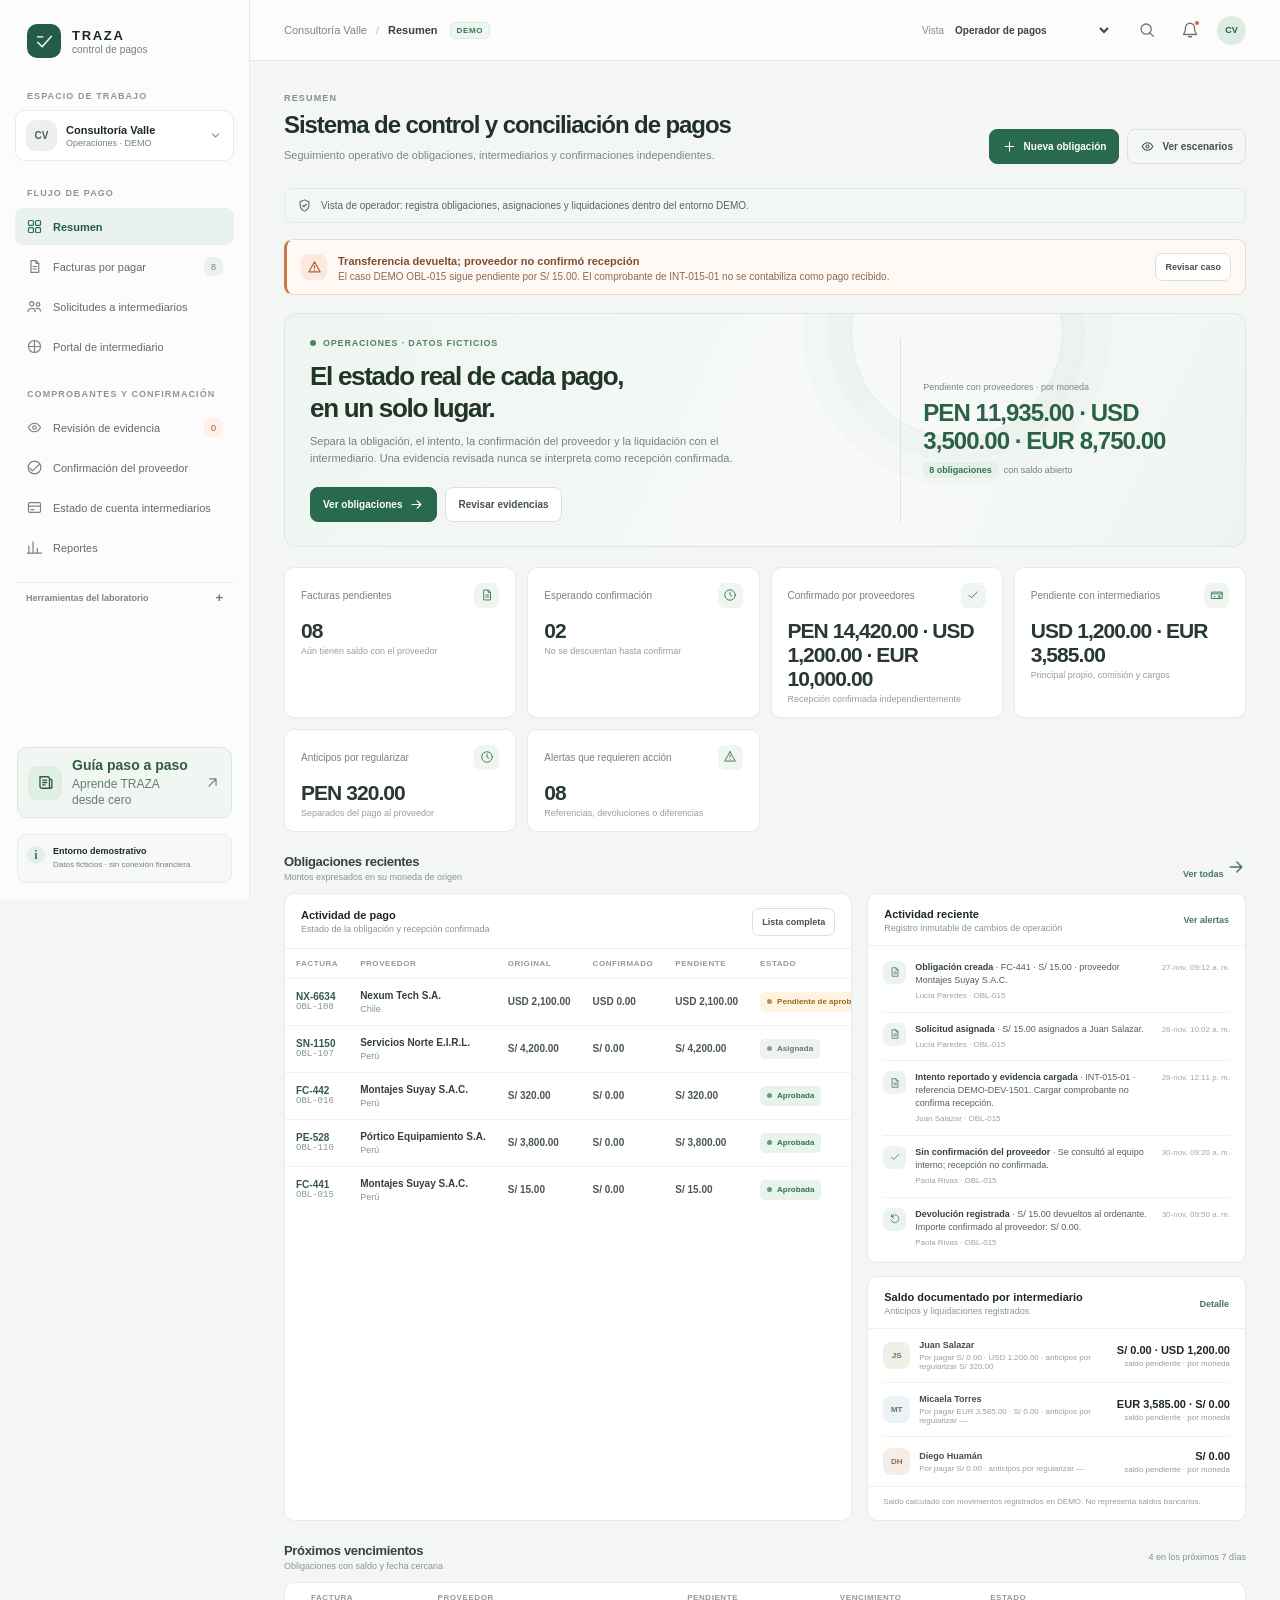
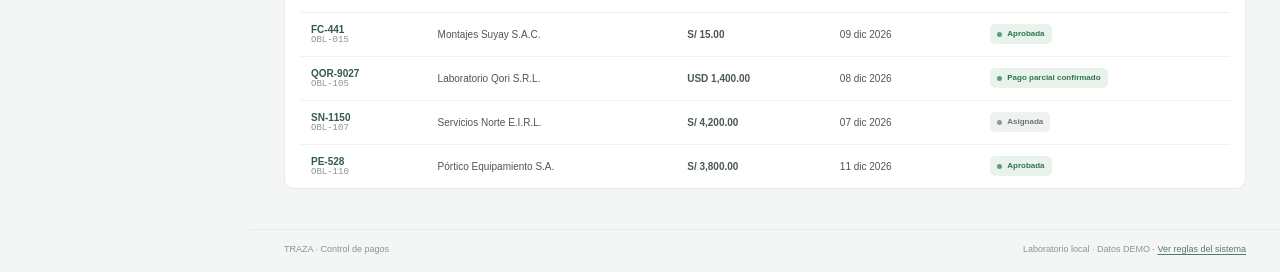
<file: index.html>
<!doctype html>
<html lang="es">
  <head>
    <meta charset="UTF-8" />
    <meta name="viewport" content="width=device-width, initial-scale=1.0" />
    <meta name="theme-color" content="#f3f5f4" />
    <title>Sistema de control y conciliación de pagos · DEMO</title>
    <link rel="stylesheet" href="styles.css?v=mobile-readability-3" />
  </head>
  <body>
    <div class="app-shell">
      <aside class="sidebar" id="sidebar">
        <a href="#inicio" class="brand" aria-label="Ir al inicio">
          <span class="brand-mark" aria-hidden="true"><svg viewBox="0 0 40 40"><path d="M8 21.5 16 29l16-18"/><path d="M8 12h9"/></svg></span>
          <span class="brand-copy"><strong>TRAZA</strong><small>control de pagos</small></span>
        </a>
        <div class="workspace-label">ESPACIO DE TRABAJO</div>
        <div class="company-switch"><span class="company-monogram">CV</span><span><b>Consultoría Valle</b><small>Operaciones · DEMO</small></span><svg class="chevron" viewBox="0 0 20 20"><path d="m6 8 4 4 4-4"/></svg></div>
        <nav class="primary-nav" aria-label="Navegación principal">
          <div class="nav-section-label">FLUJO DE PAGO</div>
          <a href="#inicio" class="nav-link" data-page="inicio"><svg viewBox="0 0 24 24"><rect x="3.5" y="3.5" width="7" height="7" rx="1.5"/><rect x="13.5" y="3.5" width="7" height="7" rx="1.5"/><rect x="3.5" y="13.5" width="7" height="7" rx="1.5"/><rect x="13.5" y="13.5" width="7" height="7" rx="1.5"/></svg><span>Resumen</span></a>
          <a href="#obligaciones" class="nav-link" data-page="obligaciones"><svg viewBox="0 0 24 24"><path d="M7 3.75h7l4 4v12.5H7z"/><path d="M14 3.75v4h4M10 12h5M10 15.5h5"/></svg><span>Facturas por pagar</span><i id="nav-obligations-count">0</i></a>
          <a href="#asignaciones" class="nav-link" data-page="asignaciones"><svg viewBox="0 0 24 24"><circle cx="8" cy="8" r="3"/><circle cx="17" cy="9" r="2.5"/><path d="M2.8 19c.6-3 2.3-4.5 5.2-4.5s4.6 1.5 5.2 4.5M14 14.8c3.8-.9 6 .6 6.7 3.7"/></svg><span>Solicitudes a intermediarios</span></a>
          <a href="#portal" class="nav-link" data-page="portal"><svg viewBox="0 0 24 24"><path d="M4 12h16M12 4v16"/><circle cx="12" cy="12" r="8.5"/></svg><span>Portal de intermediario</span></a>
          <div class="nav-section-label nav-section-spaced">COMPROBANTES Y CONFIRMACIÓN</div>
          <a href="#revision" class="nav-link" data-page="revision"><svg viewBox="0 0 24 24"><path d="M3.5 12s3.1-6 8.5-6 8.5 6 8.5 6-3.1 6-8.5 6-8.5-6-8.5-6Z"/><circle cx="12" cy="12" r="2.5"/></svg><span>Revisión de evidencia</span><i class="nav-count alert-count" id="nav-review-count">0</i></a>
          <a href="#confirmaciones" class="nav-link" data-page="confirmaciones"><svg viewBox="0 0 24 24"><path d="m5 12.5 4.2 4.2L19.5 6.8"/><circle cx="12" cy="12" r="9"/></svg><span>Confirmación del proveedor</span></a>
          <a href="#liquidaciones" class="nav-link" data-page="liquidaciones"><svg viewBox="0 0 24 24"><rect x="3.5" y="5" width="17" height="14" rx="2"/><path d="M3.5 10h17M7 15h4"/></svg><span>Estado de cuenta intermediarios</span></a>
          <a href="#reportes" class="nav-link" data-page="reportes"><svg viewBox="0 0 24 24"><path d="M4 20V10M10 20V4M16 20v-7M22 20H2"/></svg><span>Reportes</span></a>
          <details class="nav-tools"><summary>Herramientas del laboratorio</summary>
            <a href="#devoluciones" class="nav-link" data-page="devoluciones"><svg viewBox="0 0 24 24"><path d="M9 7H5V3M5 7a8 8 0 1 1-1 7"/><path d="m5 7 4 4"/></svg><span>Devoluciones</span><i class="nav-count alert-count" id="nav-returns-count">0</i></a>
            <a href="#alertas" class="nav-link" data-page="alertas"><svg viewBox="0 0 24 24"><path d="M18 9a6 6 0 0 0-12 0c0 7-2.5 7-2.5 9h17C20.5 16 18 16 18 9ZM10 21h4"/></svg><span>Alertas y excepciones</span><i class="nav-count alert-count" id="nav-alert-count">0</i></a>
            <a href="#laboratorio" class="nav-link" data-page="laboratorio"><svg viewBox="0 0 24 24"><path d="M9 3h6M10 3v6l-5.2 8.4A2.4 2.4 0 0 0 6.9 21h10.2a2.4 2.4 0 0 0 2.1-3.6L14 9V3"/><path d="M8 14h8"/></svg><span>28 escenarios</span><b class="new-tag">DEMO</b></a>
            <a href="#administracion" class="nav-link" data-page="administracion"><svg viewBox="0 0 24 24"><circle cx="12" cy="12" r="3"/><path d="m19.4 15 .1.1 1.1.9-1.5 2.6-1.4-.5a7.7 7.7 0 0 1-1.5.9l-.3 1.5h-3l-.3-1.5a7.7 7.7 0 0 1-1.5-.9l-1.4.5-1.5-2.6 1.1-.9A7.7 7.7 0 0 1 7 13.3l-1.4-.7v-3l1.4-.3a7.7 7.7 0 0 1 .7-1.7l-.8-1.3 2.1-2.1 1.3.8a7.7 7.7 0 0 1 1.7-.7l.3-1.4h3l.3 1.4a7.7 7.7 0 0 1 1.7.7l1.3-.8 2.1 2.1-.8 1.3a7.7 7.7 0 0 1 .7 1.7l1.4.3v3l-1.4.7a7.7 7.7 0 0 1-.2 1.7Z"/></svg><span>Administración</span></a>
          </details>
        </nav>
        <div class="sidebar-bottom">
          <a class="guide-link" href="manual.html" target="_blank" rel="noopener">
            <span class="guide-link-icon" aria-hidden="true"><svg viewBox="0 0 24 24"><path d="M5 4.75h9.5A2.5 2.5 0 0 1 17 7.25v12H7.5A2.5 2.5 0 0 1 5 16.75z"/><path d="M17 8h2a1 1 0 0 1 1 1v10h-3M8.5 9h5M8.5 12h5M8.5 15h3"/></svg></span>
            <span><b>Guía paso a paso</b><small>Aprende TRAZA desde cero</small></span>
            <svg class="guide-link-arrow" viewBox="0 0 24 24" aria-hidden="true"><path d="M7 17 17 7M8 7h9v9"/></svg>
          </a>
          <div class="sidebar-support"><span class="support-icon">i</span><span><b>Entorno demostrativo</b><small>Datos ficticios · sin conexión financiera</small></span></div>
        </div>
      </aside>

      <main class="main-area">
        <header class="topbar">
          <button id="mobile-menu" class="icon-button menu-button" aria-label="Abrir menú"><svg viewBox="0 0 24 24"><path d="M4 7h16M4 12h16M4 17h16"/></svg></button>
          <div class="breadcrumb"><span>Consultoría Valle</span><span class="crumb-separator">/</span><b id="breadcrumb-current">Resumen</b><span class="demo-pill">DEMO</span></div>
          <div class="topbar-actions">
            <label class="role-switch"><span>Vista</span><select id="role-select" aria-label="Simular rol"><option>Operador de pagos</option><option>Aprobador</option><option>Administrador de la empresa</option><option>Intermediario · Juan Salazar</option><option>Intermediario · Micaela Torres</option><option>Consulta / contabilidad</option></select></label>
            <button class="icon-button top-search" id="open-search" aria-label="Buscar"><svg viewBox="0 0 24 24"><circle cx="10.8" cy="10.8" r="6.8"/><path d="m16 16 4.5 4.5"/></svg></button>
            <button class="icon-button notification-button" data-nav="alertas" aria-label="Ver alertas"><svg viewBox="0 0 24 24"><path d="M18 9a6 6 0 0 0-12 0c0 7-2.5 7-2.5 9h17C20.5 16 18 16 18 9ZM10 21h4"/></svg><span class="notification-dot"></span></button>
            <span class="avatar avatar-green">CV</span>
          </div>
        </header>
        <div class="mobile-demo-strip">Entorno de demostración — no se ejecutan pagos ni se consultan bancos</div>
        <div id="app-content" class="page-content" tabindex="-1"></div>
        <footer class="app-footer"><span>TRAZA · Control de pagos</span><span>Laboratorio local · Datos DEMO · <a href="#laboratorio">Ver reglas del sistema</a></span></footer>
      </main>
    </div>
    <div id="toast-region" class="toast-region" aria-live="polite" aria-atomic="true"></div>
    <dialog id="action-dialog" class="action-dialog"><form method="dialog" id="action-form" novalidate><div id="dialog-content"></div></form></dialog>
    <script src="domain.js" defer></script>
    <script src="app.js" defer></script>
  </body>
</html>
</file>
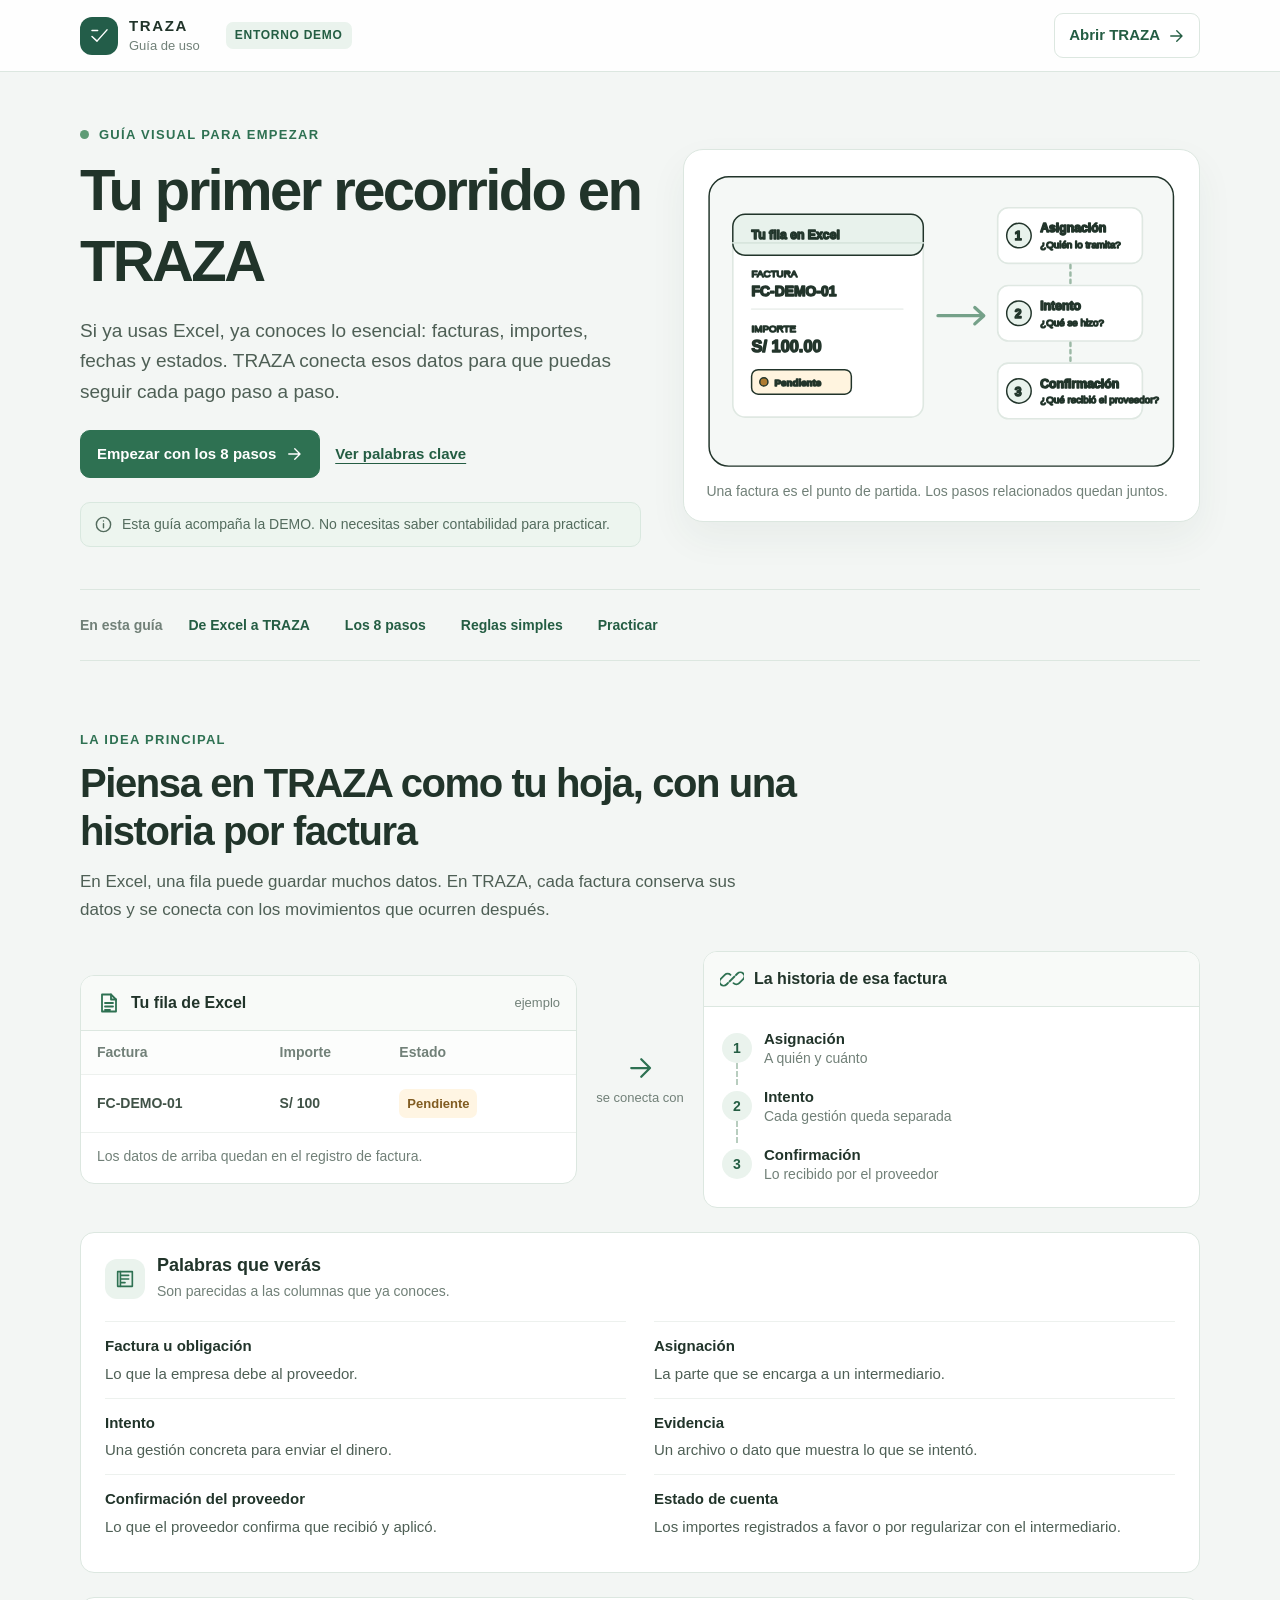
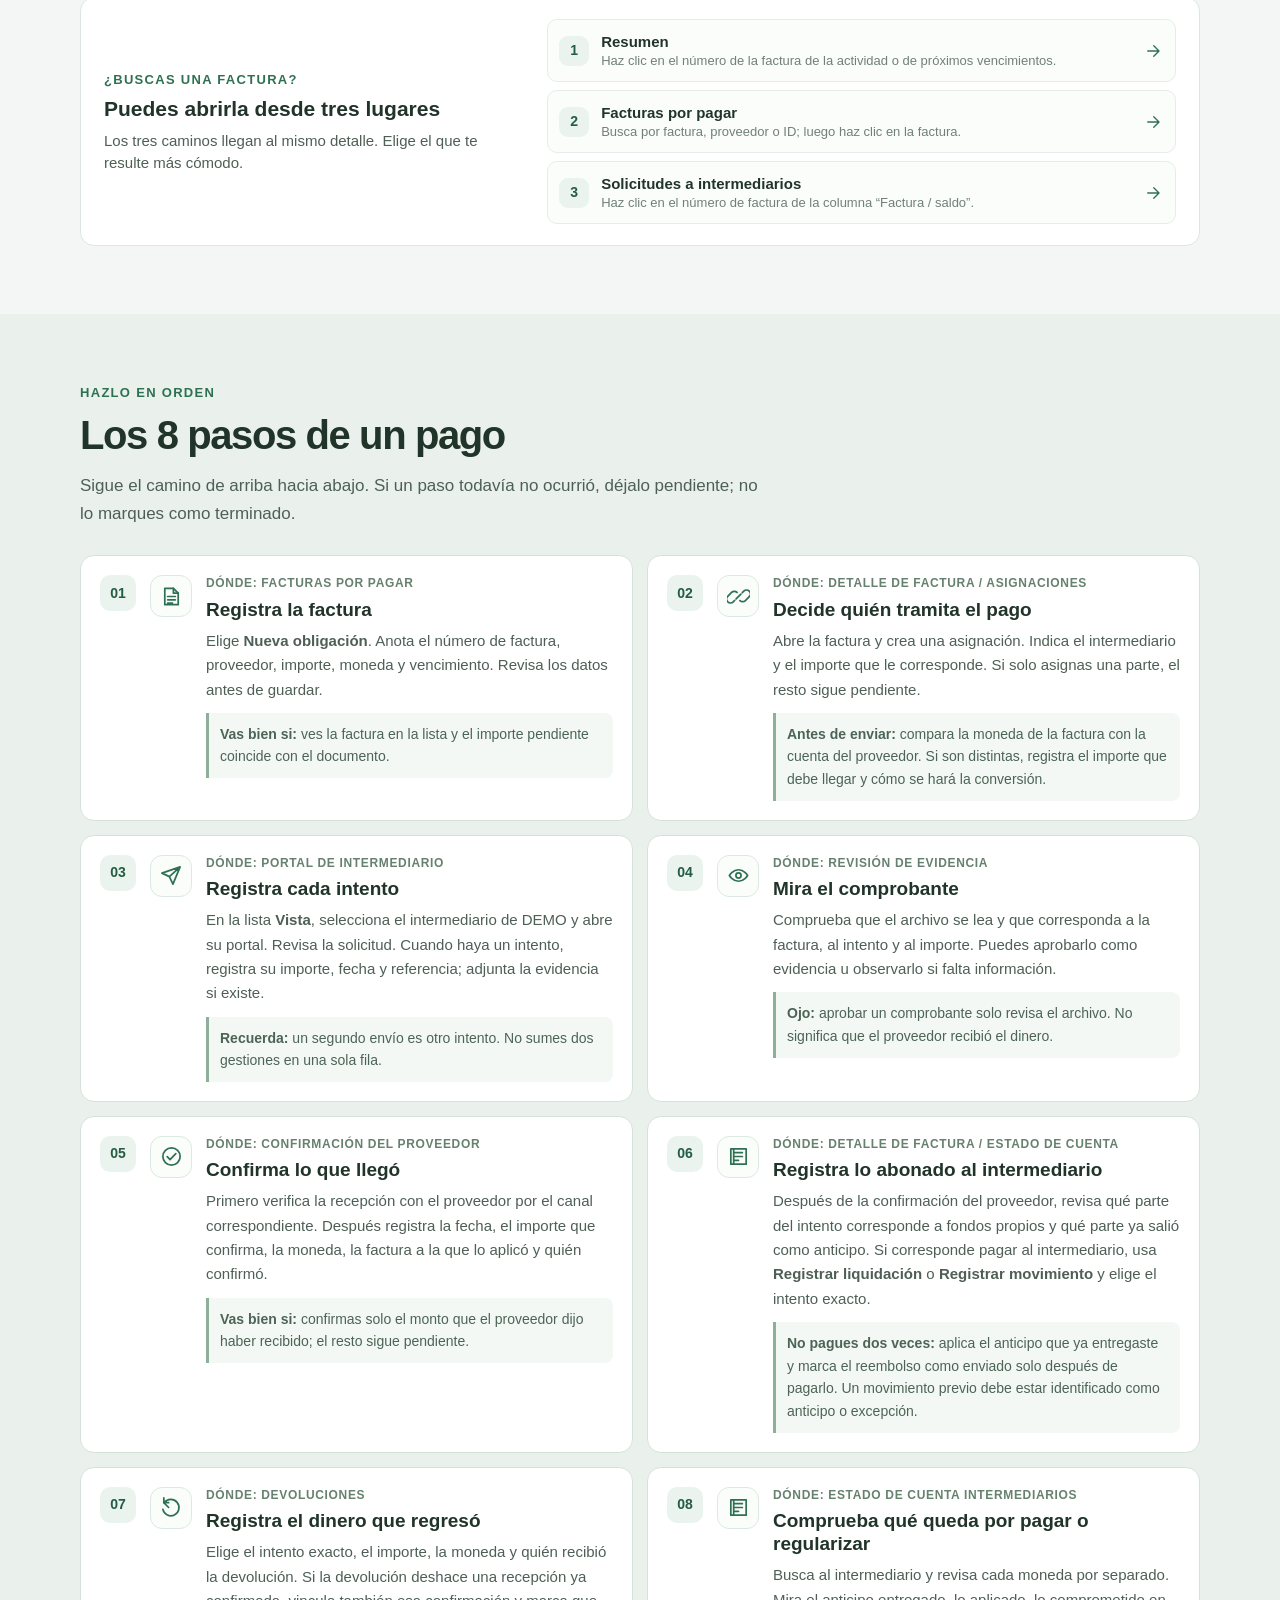
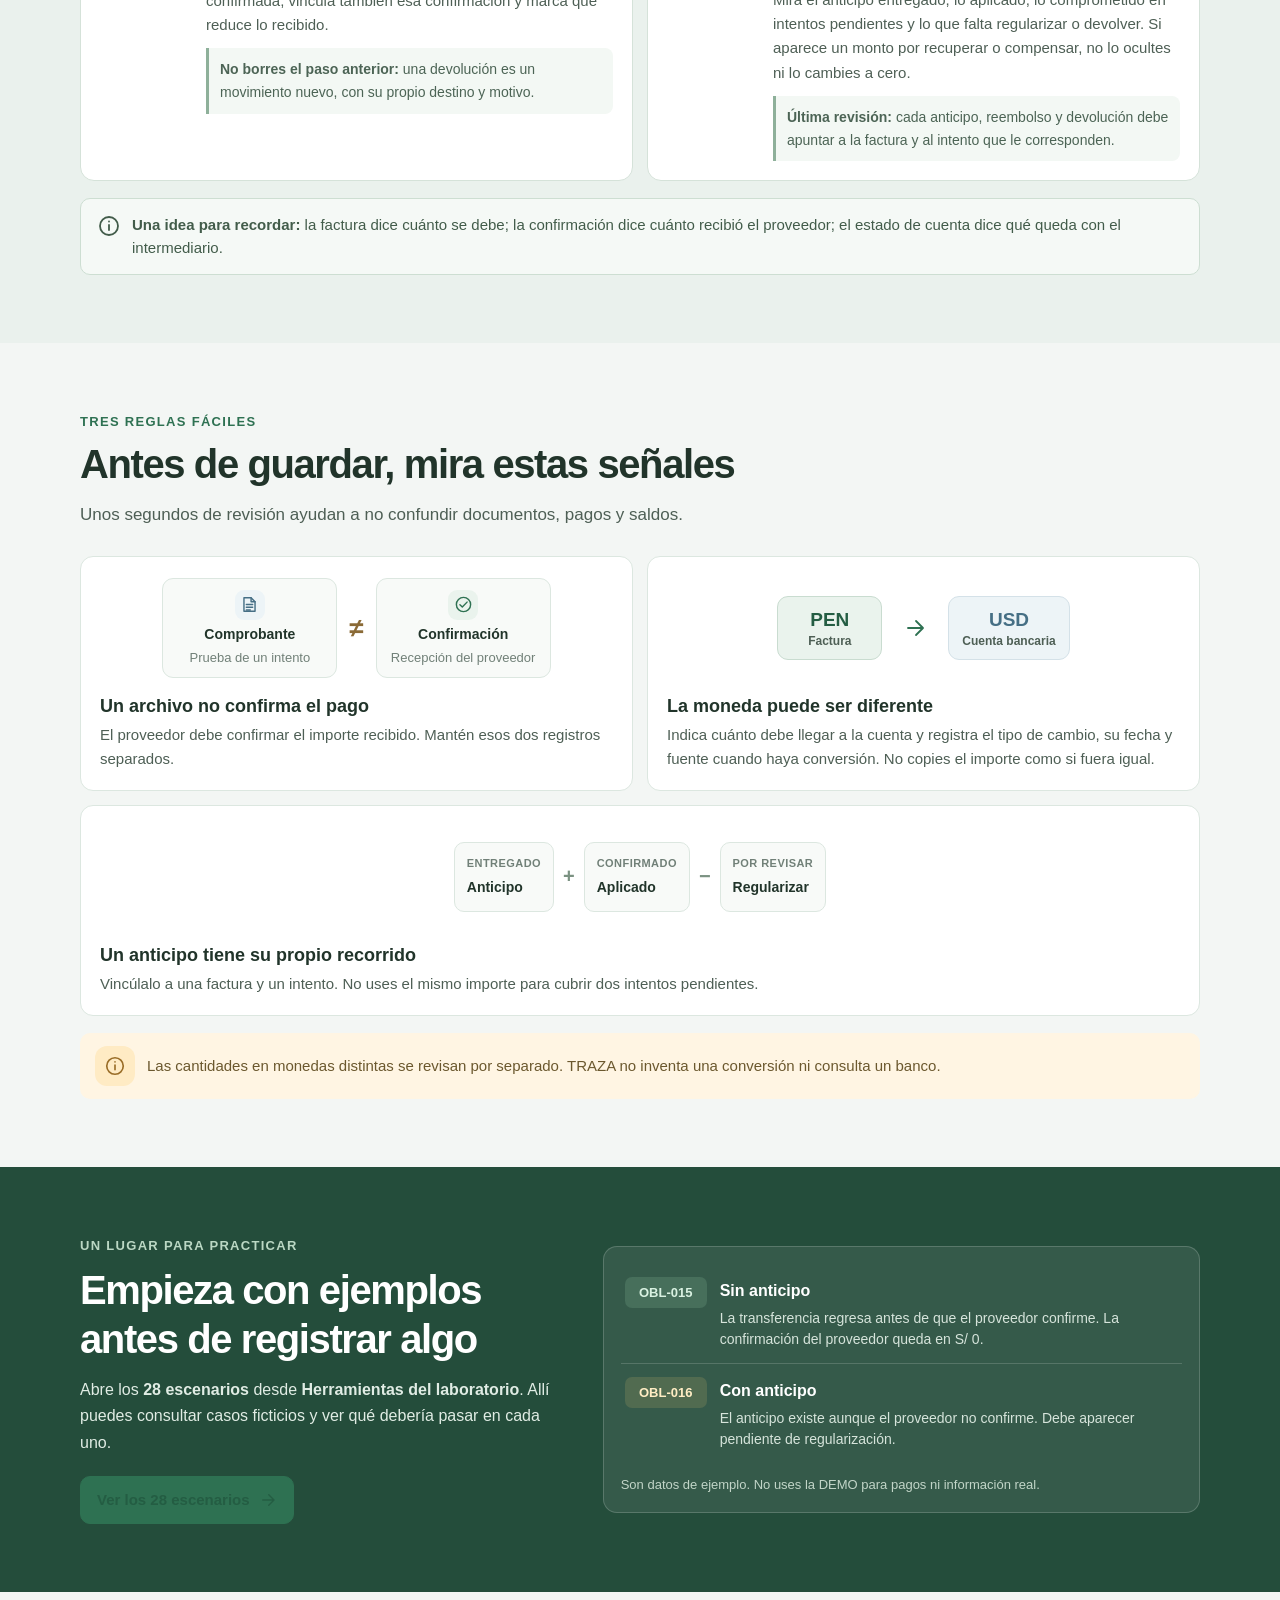
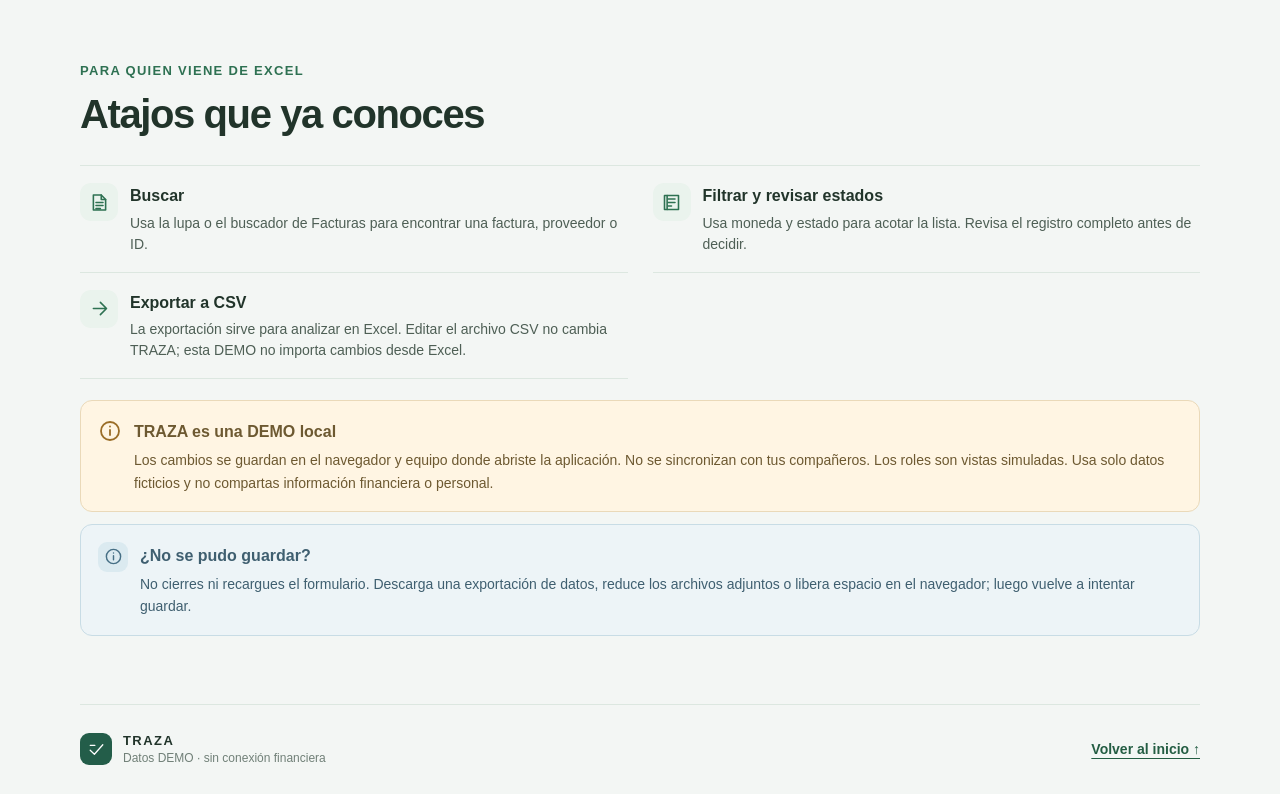
<file: manual.html>
<!doctype html>
<html lang="es">
<head>
  <meta charset="utf-8">
  <meta name="viewport" content="width=device-width, initial-scale=1">
  <meta name="theme-color" content="#f3f6f4">
  <meta name="description" content="Guía visual de TRAZA: aprende a registrar facturas, asignaciones, intentos, confirmaciones y saldos paso a paso.">
  <title>Guía de uso de TRAZA · DEMO</title>
  <link rel="stylesheet" href="manual.css">
</head>
<body id="top">
  <svg class="icon-library" xmlns="http://www.w3.org/2000/svg" aria-hidden="true">
    <symbol id="i-arrow" viewBox="0 0 24 24"><path d="M5 12h14M13 5l7 7-7 7"/></symbol>
    <symbol id="i-sheet" viewBox="0 0 24 24"><path d="M5 3.5h9l5 5v12H5z"/><path d="M14 3.5v5h5M8 12h8M8 15.5h8M8 19h5"/></symbol>
    <symbol id="i-link" viewBox="0 0 24 24"><path d="m9.5 14.5 5-5M8 16l-1.5 1.5a4 4 0 0 1-5.7-5.7l4-4a4 4 0 0 1 5.7 0M16 8l1.5-1.5a4 4 0 0 1 5.7 5.7l-4 4a4 4 0 0 1-5.7 0"/></symbol>
    <symbol id="i-send" viewBox="0 0 24 24"><path d="m21 3-7.5 18-3.7-7.8L2 9.5zM9.8 13.2 21 3"/></symbol>
    <symbol id="i-eye" viewBox="0 0 24 24"><path d="M2.5 12s3.4-6 9.5-6 9.5 6 9.5 6-3.4 6-9.5 6-9.5-6-9.5-6Z"/><circle cx="12" cy="12" r="2.7"/></symbol>
    <symbol id="i-check" viewBox="0 0 24 24"><circle cx="12" cy="12" r="9"/><path d="m7.5 12.2 3 3 6-6.2"/></symbol>
    <symbol id="i-return" viewBox="0 0 24 24"><path d="M9 7H4V2M4.5 7A8.5 8.5 0 1 1 3 14"/><path d="m4 7 5 5"/></symbol>
    <symbol id="i-ledger" viewBox="0 0 24 24"><path d="M4 4h16v16H4zM8 8h8M8 12h8M8 16h4"/><path d="M7 4v16"/></symbol>
    <symbol id="i-info" viewBox="0 0 24 24"><circle cx="12" cy="12" r="9"/><path d="M12 11v5M12 7.5h.01"/></symbol>
  </svg>

  <header class="topbar">
    <a class="brand" href="index.html" aria-label="Volver a TRAZA">
      <span class="brand-mark" aria-hidden="true"><svg viewBox="0 0 40 40"><path d="M8 21.5 16 29l16-18M8 12h9"/></svg></span>
      <span><b>TRAZA</b><small>Guía de uso</small></span>
    </a>
    <span class="demo-tag">ENTORNO DEMO</span>
    <a class="top-link" href="index.html" target="_blank" rel="noopener">Abrir TRAZA <svg aria-hidden="true"><use href="#i-arrow"/></svg></a>
  </header>

  <main>
    <section class="hero page-width" aria-labelledby="hero-title">
      <div class="hero-copy">
        <p class="eyebrow"><span></span> Guía visual para empezar</p>
        <h1 id="hero-title">Tu primer recorrido en TRAZA</h1>
        <p class="hero-lede">Si ya usas Excel, ya conoces lo esencial: facturas, importes, fechas y estados. TRAZA conecta esos datos para que puedas seguir cada pago paso a paso.</p>
        <div class="hero-actions">
          <a class="button button-primary" href="#pasos">Empezar con los 8 pasos <svg aria-hidden="true"><use href="#i-arrow"/></svg></a>
          <a class="text-link" href="#vocabulario">Ver palabras clave</a>
        </div>
        <div class="hero-note"><svg aria-hidden="true"><use href="#i-info"/></svg><span>Esta guía acompaña la DEMO. No necesitas saber contabilidad para practicar.</span></div>
      </div>
      <figure class="hero-illustration">
        <svg viewBox="0 0 600 390" role="img" aria-labelledby="hero-fig-title hero-fig-desc">
          <title id="hero-fig-title">Una fila de Excel conectada con la historia de una factura</title>
          <desc id="hero-fig-desc">A la izquierda hay una tabla con el número y el importe de una factura. A la derecha, los pasos de asignación, intento y confirmación aparecen unidos.</desc>
          <rect x="16" y="18" width="568" height="354" rx="24" fill="#f5f8f6"/>
          <rect x="45" y="64" width="233" height="248" rx="15" fill="#fff" stroke="#dfe8e2" stroke-width="2"/>
          <rect x="45" y="64" width="233" height="50" rx="15" fill="#e8f2ec"/>
          <path d="M45 99h233" stroke="#d8e5dd" stroke-width="2"/>
          <text x="68" y="94" fill="#365d48" font-size="15" font-family="Arial,sans-serif" font-weight="700">Tu fila en Excel</text>
          <text x="68" y="141" fill="#89968e" font-size="12" font-family="Arial,sans-serif">FACTURA</text><text x="68" y="164" fill="#28372f" font-size="17" font-family="Arial,sans-serif" font-weight="700">FC-DEMO-01</text>
          <path d="M68 180h185" stroke="#edf1ee" stroke-width="2"/>
          <text x="68" y="208" fill="#89968e" font-size="12" font-family="Arial,sans-serif">IMPORTE</text><text x="68" y="232" fill="#28372f" font-size="20" font-family="Arial,sans-serif" font-weight="700">S/ 100.00</text>
          <rect x="68" y="254" width="122" height="30" rx="8" fill="#fff4df"/><circle cx="83" cy="269" r="5" fill="#ae7b31"/><text x="96" y="274" fill="#815c21" font-size="12" font-family="Arial,sans-serif" font-weight="700">Pendiente</text>
          <path d="M296 188h54" stroke="#75a189" stroke-width="4" stroke-linecap="round"/><path d="m341 178 11 10-11 10" fill="none" stroke="#75a189" stroke-width="4" stroke-linecap="round" stroke-linejoin="round"/>
          <rect x="369" y="56" width="177" height="68" rx="13" fill="#fff" stroke="#dfe8e2" stroke-width="2"/><circle cx="395" cy="90" r="15" fill="#e8f2ec"/><text x="390" y="96" fill="#2c6c4c" font-size="15" font-family="Arial,sans-serif" font-weight="700">1</text><text x="421" y="86" fill="#2f4036" font-size="15" font-family="Arial,sans-serif" font-weight="700">Asignación</text><text x="421" y="105" fill="#7c8a81" font-size="12" font-family="Arial,sans-serif">¿Quién lo tramita?</text>
          <path d="M458 126v22" stroke="#9bb8a5" stroke-width="3" stroke-dasharray="4 5"/>
          <rect x="369" y="151" width="177" height="68" rx="13" fill="#fff" stroke="#dfe8e2" stroke-width="2"/><circle cx="395" cy="185" r="15" fill="#e8f2ec"/><text x="390" y="191" fill="#2c6c4c" font-size="15" font-family="Arial,sans-serif" font-weight="700">2</text><text x="421" y="181" fill="#2f4036" font-size="15" font-family="Arial,sans-serif" font-weight="700">Intento</text><text x="421" y="200" fill="#7c8a81" font-size="12" font-family="Arial,sans-serif">¿Qué se hizo?</text>
          <path d="M458 221v22" stroke="#9bb8a5" stroke-width="3" stroke-dasharray="4 5"/>
          <rect x="369" y="246" width="177" height="68" rx="13" fill="#fff" stroke="#dfe8e2" stroke-width="2"/><circle cx="395" cy="280" r="15" fill="#e8f2ec"/><text x="390" y="286" fill="#2c6c4c" font-size="15" font-family="Arial,sans-serif" font-weight="700">3</text><text x="421" y="276" fill="#2f4036" font-size="15" font-family="Arial,sans-serif" font-weight="700">Confirmación</text><text x="421" y="295" fill="#7c8a81" font-size="12" font-family="Arial,sans-serif">¿Qué recibió el proveedor?</text>
        </svg>
        <figcaption>Una factura es el punto de partida. Los pasos relacionados quedan juntos.</figcaption>
      </figure>
    </section>

    <nav class="guide-nav page-width" aria-label="En esta guía">
      <span>En esta guía</span>
      <a href="#excel">De Excel a TRAZA</a><a href="#pasos">Los 8 pasos</a><a href="#reglas">Reglas simples</a><a href="#practica">Practicar</a>
    </nav>

    <section class="section page-width" id="excel" aria-labelledby="excel-title">
      <div class="section-heading">
        <p class="eyebrow">La idea principal</p>
        <h2 id="excel-title">Piensa en TRAZA como tu hoja, con una historia por factura</h2>
        <p>En Excel, una fila puede guardar muchos datos. En TRAZA, cada factura conserva sus datos y se conecta con los movimientos que ocurren después.</p>
      </div>
      <div class="excel-bridge">
        <div class="sheet-illustration" aria-label="Ejemplo de una fila de Excel">
          <div class="sheet-title"><svg aria-hidden="true"><use href="#i-sheet"/></svg><b>Tu fila de Excel</b><span>ejemplo</span></div>
          <div class="sheet-row sheet-head"><span>Factura</span><span>Importe</span><span>Estado</span></div>
          <div class="sheet-row"><b>FC-DEMO-01</b><b>S/ 100</b><span class="status status-wait">Pendiente</span></div>
          <div class="sheet-foot">Los datos de arriba quedan en el registro de factura.</div>
        </div>
        <div class="bridge-arrow" aria-hidden="true"><svg><use href="#i-arrow"/></svg><span>se conecta con</span></div>
        <div class="history-illustration">
          <div class="history-head"><svg aria-hidden="true"><use href="#i-link"/></svg><b>La historia de esa factura</b></div>
          <ol class="history-line">
            <li><span class="node">1</span><span><b>Asignación</b><small>A quién y cuánto</small></span></li>
            <li><span class="node">2</span><span><b>Intento</b><small>Cada gestión queda separada</small></span></li>
            <li><span class="node">3</span><span><b>Confirmación</b><small>Lo recibido por el proveedor</small></span></li>
          </ol>
        </div>
      </div>
      <div class="vocabulary" id="vocabulario">
        <div class="vocabulary-title"><span class="icon-disc"><svg aria-hidden="true"><use href="#i-ledger"/></svg></span><div><h3>Palabras que verás</h3><p>Son parecidas a las columnas que ya conoces.</p></div></div>
        <dl class="vocab-list">
          <div><dt>Factura u obligación</dt><dd>Lo que la empresa debe al proveedor.</dd></div>
          <div><dt>Asignación</dt><dd>La parte que se encarga a un intermediario.</dd></div>
          <div><dt>Intento</dt><dd>Una gestión concreta para enviar el dinero.</dd></div>
          <div><dt>Evidencia</dt><dd>Un archivo o dato que muestra lo que se intentó.</dd></div>
          <div><dt>Confirmación del proveedor</dt><dd>Lo que el proveedor confirma que recibió y aplicó.</dd></div>
          <div><dt>Estado de cuenta</dt><dd>Los importes registrados a favor o por regularizar con el intermediario.</dd></div>
        </dl>
      </div>
      <div class="invoice-finder">
        <div><p class="eyebrow">¿Buscas una factura?</p><h3>Puedes abrirla desde tres lugares</h3><p>Los tres caminos llegan al mismo detalle. Elige el que te resulte más cómodo.</p></div>
        <ol>
          <li><a href="index.html#inicio" target="_blank" rel="noopener"><span class="finder-number">1</span><span><b>Resumen</b><small>Haz clic en el número de la factura de la actividad o de próximos vencimientos.</small></span><svg aria-hidden="true"><use href="#i-arrow"/></svg></a></li>
          <li><a href="index.html#obligaciones" target="_blank" rel="noopener"><span class="finder-number">2</span><span><b>Facturas por pagar</b><small>Busca por factura, proveedor o ID; luego haz clic en la factura.</small></span><svg aria-hidden="true"><use href="#i-arrow"/></svg></a></li>
          <li><a href="index.html#asignaciones" target="_blank" rel="noopener"><span class="finder-number">3</span><span><b>Solicitudes a intermediarios</b><small>Haz clic en el número de factura de la columna “Factura / saldo”.</small></span><svg aria-hidden="true"><use href="#i-arrow"/></svg></a></li>
        </ol>
      </div>
    </section>

    <section class="section section-tint" id="pasos" aria-labelledby="steps-title">
      <div class="page-width">
        <div class="section-heading">
          <p class="eyebrow">Hazlo en orden</p>
          <h2 id="steps-title">Los 8 pasos de un pago</h2>
          <p>Sigue el camino de arriba hacia abajo. Si un paso todavía no ocurrió, déjalo pendiente; no lo marques como terminado.</p>
        </div>
        <ol class="step-list">
          <li class="step-card">
            <span class="step-number">01</span><span class="step-icon"><svg aria-hidden="true"><use href="#i-sheet"/></svg></span>
            <div class="step-content"><p class="where">DÓNDE: FACTURAS POR PAGAR</p><h3>Registra la factura</h3><p>Elige <b>Nueva obligación</b>. Anota el número de factura, proveedor, importe, moneda y vencimiento. Revisa los datos antes de guardar.</p><p class="finish"><b>Vas bien si:</b> ves la factura en la lista y el importe pendiente coincide con el documento.</p></div>
          </li>
          <li class="step-card">
            <span class="step-number">02</span><span class="step-icon"><svg aria-hidden="true"><use href="#i-link"/></svg></span>
            <div class="step-content"><p class="where">DÓNDE: DETALLE DE FACTURA / ASIGNACIONES</p><h3>Decide quién tramita el pago</h3><p>Abre la factura y crea una asignación. Indica el intermediario y el importe que le corresponde. Si solo asignas una parte, el resto sigue pendiente.</p><p class="finish"><b>Antes de enviar:</b> compara la moneda de la factura con la cuenta del proveedor. Si son distintas, registra el importe que debe llegar y cómo se hará la conversión.</p></div>
          </li>
          <li class="step-card">
            <span class="step-number">03</span><span class="step-icon"><svg aria-hidden="true"><use href="#i-send"/></svg></span>
            <div class="step-content"><p class="where">DÓNDE: PORTAL DE INTERMEDIARIO</p><h3>Registra cada intento</h3><p>En la lista <b>Vista</b>, selecciona el intermediario de DEMO y abre su portal. Revisa la solicitud. Cuando haya un intento, registra su importe, fecha y referencia; adjunta la evidencia si existe.</p><p class="finish"><b>Recuerda:</b> un segundo envío es otro intento. No sumes dos gestiones en una sola fila.</p></div>
          </li>
          <li class="step-card">
            <span class="step-number">04</span><span class="step-icon"><svg aria-hidden="true"><use href="#i-eye"/></svg></span>
            <div class="step-content"><p class="where">DÓNDE: REVISIÓN DE EVIDENCIA</p><h3>Mira el comprobante</h3><p>Comprueba que el archivo se lea y que corresponda a la factura, al intento y al importe. Puedes aprobarlo como evidencia u observarlo si falta información.</p><p class="finish"><b>Ojo:</b> aprobar un comprobante solo revisa el archivo. No significa que el proveedor recibió el dinero.</p></div>
          </li>
          <li class="step-card">
            <span class="step-number">05</span><span class="step-icon"><svg aria-hidden="true"><use href="#i-check"/></svg></span>
            <div class="step-content"><p class="where">DÓNDE: CONFIRMACIÓN DEL PROVEEDOR</p><h3>Confirma lo que llegó</h3><p>Primero verifica la recepción con el proveedor por el canal correspondiente. Después registra la fecha, el importe que confirma, la moneda, la factura a la que lo aplicó y quién confirmó.</p><p class="finish"><b>Vas bien si:</b> confirmas solo el monto que el proveedor dijo haber recibido; el resto sigue pendiente.</p></div>
          </li>
          <li class="step-card">
            <span class="step-number">06</span><span class="step-icon"><svg aria-hidden="true"><use href="#i-ledger"/></svg></span>
            <div class="step-content"><p class="where">DÓNDE: DETALLE DE FACTURA / ESTADO DE CUENTA</p><h3>Registra lo abonado al intermediario</h3><p>Después de la confirmación del proveedor, revisa qué parte del intento corresponde a fondos propios y qué parte ya salió como anticipo. Si corresponde pagar al intermediario, usa <b>Registrar liquidación</b> o <b>Registrar movimiento</b> y elige el intento exacto.</p><p class="finish"><b>No pagues dos veces:</b> aplica el anticipo que ya entregaste y marca el reembolso como enviado solo después de pagarlo. Un movimiento previo debe estar identificado como anticipo o excepción.</p></div>
          </li>
          <li class="step-card">
            <span class="step-number">07</span><span class="step-icon"><svg aria-hidden="true"><use href="#i-return"/></svg></span>
            <div class="step-content"><p class="where">DÓNDE: DEVOLUCIONES</p><h3>Registra el dinero que regresó</h3><p>Elige el intento exacto, el importe, la moneda y quién recibió la devolución. Si la devolución deshace una recepción ya confirmada, vincula también esa confirmación y marca que reduce lo recibido.</p><p class="finish"><b>No borres el paso anterior:</b> una devolución es un movimiento nuevo, con su propio destino y motivo.</p></div>
          </li>
          <li class="step-card">
            <span class="step-number">08</span><span class="step-icon"><svg aria-hidden="true"><use href="#i-ledger"/></svg></span>
            <div class="step-content"><p class="where">DÓNDE: ESTADO DE CUENTA INTERMEDIARIOS</p><h3>Comprueba qué queda por pagar o regularizar</h3><p>Busca al intermediario y revisa cada moneda por separado. Mira el anticipo entregado, lo aplicado, lo comprometido en intentos pendientes y lo que falta regularizar o devolver. Si aparece un monto por recuperar o compensar, no lo ocultes ni lo cambies a cero.</p><p class="finish"><b>Última revisión:</b> cada anticipo, reembolso y devolución debe apuntar a la factura y al intento que le corresponden.</p></div>
          </li>
        </ol>
        <div class="path-note"><svg aria-hidden="true"><use href="#i-info"/></svg><p><b>Una idea para recordar:</b> la factura dice cuánto se debe; la confirmación dice cuánto recibió el proveedor; el estado de cuenta dice qué queda con el intermediario.</p></div>
      </div>
    </section>

    <section class="section page-width" id="reglas" aria-labelledby="rules-title">
      <div class="section-heading">
        <p class="eyebrow">Tres reglas fáciles</p>
        <h2 id="rules-title">Antes de guardar, mira estas señales</h2>
        <p>Unos segundos de revisión ayudan a no confundir documentos, pagos y saldos.</p>
      </div>
      <div class="rule-grid">
        <article class="rule-visual">
          <div class="rule-compare">
            <div class="compare-item evidence"><span class="compare-icon"><svg aria-hidden="true"><use href="#i-sheet"/></svg></span><b>Comprobante</b><small>Prueba de un intento</small></div>
            <span class="not-equal" aria-label="no es lo mismo">≠</span>
            <div class="compare-item confirmed"><span class="compare-icon"><svg aria-hidden="true"><use href="#i-check"/></svg></span><b>Confirmación</b><small>Recepción del proveedor</small></div>
          </div>
          <h3>Un archivo no confirma el pago</h3><p>El proveedor debe confirmar el importe recibido. Mantén esos dos registros separados.</p>
        </article>
        <article class="rule-visual">
          <div class="rule-compare currency-compare"><span class="currency-chip">PEN<br><b>Factura</b></span><svg aria-hidden="true"><use href="#i-arrow"/></svg><span class="currency-chip currency-other">USD<br><b>Cuenta bancaria</b></span></div>
          <h3>La moneda puede ser diferente</h3><p>Indica cuánto debe llegar a la cuenta y registra el tipo de cambio, su fecha y fuente cuando haya conversión. No copies el importe como si fuera igual.</p>
        </article>
        <article class="rule-visual">
          <div class="balance-picture"><div><small>ENTREGADO</small><b>Anticipo</b></div><span>+</span><div><small>CONFIRMADO</small><b>Aplicado</b></div><span>−</span><div><small>POR REVISAR</small><b>Regularizar</b></div></div>
          <h3>Un anticipo tiene su propio recorrido</h3><p>Vincúlalo a una factura y un intento. No uses el mismo importe para cubrir dos intentos pendientes.</p>
        </article>
      </div>
      <div class="keep-in-mind"><span class="icon-disc"><svg aria-hidden="true"><use href="#i-info"/></svg></span><p>Las cantidades en monedas distintas se revisan por separado. TRAZA no inventa una conversión ni consulta un banco.</p></div>
    </section>

    <section class="section practice-section" id="practica" aria-labelledby="practice-title">
      <div class="page-width practice-layout">
        <div class="practice-copy"><p class="eyebrow">Un lugar para practicar</p><h2 id="practice-title">Empieza con ejemplos antes de registrar algo</h2><p>Abre los <b>28 escenarios</b> desde <b>Herramientas del laboratorio</b>. Allí puedes consultar casos ficticios y ver qué debería pasar en cada uno.</p><a class="button button-primary" href="index.html#laboratorio" target="_blank" rel="noopener">Ver los 28 escenarios <svg aria-hidden="true"><use href="#i-arrow"/></svg></a></div>
        <div class="practice-cases">
          <article><span class="case-tag">OBL-015</span><div><b>Sin anticipo</b><p>La transferencia regresa antes de que el proveedor confirme. La confirmación del proveedor queda en S/ 0.</p></div></article>
          <article><span class="case-tag case-tag-warm">OBL-016</span><div><b>Con anticipo</b><p>El anticipo existe aunque el proveedor no confirme. Debe aparecer pendiente de regularización.</p></div></article>
          <p class="practice-footnote">Son datos de ejemplo. No uses la DEMO para pagos ni información real.</p>
        </div>
      </div>
    </section>

    <section class="section page-width" aria-labelledby="excel-tools-title">
      <div class="section-heading">
        <p class="eyebrow">Para quien viene de Excel</p>
        <h2 id="excel-tools-title">Atajos que ya conoces</h2>
      </div>
      <div class="shortcut-list">
        <div><span class="shortcut-icon"><svg aria-hidden="true"><use href="#i-sheet"/></svg></span><p><b>Buscar</b><small>Usa la lupa o el buscador de Facturas para encontrar una factura, proveedor o ID.</small></p></div>
        <div><span class="shortcut-icon"><svg aria-hidden="true"><use href="#i-ledger"/></svg></span><p><b>Filtrar y revisar estados</b><small>Usa moneda y estado para acotar la lista. Revisa el registro completo antes de decidir.</small></p></div>
        <div><span class="shortcut-icon"><svg aria-hidden="true"><use href="#i-arrow"/></svg></span><p><b>Exportar a CSV</b><small>La exportación sirve para analizar en Excel. Editar el archivo CSV no cambia TRAZA; esta DEMO no importa cambios desde Excel.</small></p></div>
      </div>
      <aside class="demo-warning"><svg aria-hidden="true"><use href="#i-info"/></svg><div><b>TRAZA es una DEMO local</b><p>Los cambios se guardan en el navegador y equipo donde abriste la aplicación. No se sincronizan con tus compañeros. Los roles son vistas simuladas. Usa solo datos ficticios y no compartas información financiera o personal.</p></div></aside>
      <aside class="save-help"><div class="save-help-icon"><svg aria-hidden="true"><use href="#i-info"/></svg></div><div><b>¿No se pudo guardar?</b><p>No cierres ni recargues el formulario. Descarga una exportación de datos, reduce los archivos adjuntos o libera espacio en el navegador; luego vuelve a intentar guardar.</p></div></aside>
    </section>
  </main>

  <footer class="footer page-width"><a class="brand footer-brand" href="index.html"><span class="brand-mark" aria-hidden="true"><svg viewBox="0 0 40 40"><path d="M8 21.5 16 29l16-18M8 12h9"/></svg></span><span><b>TRAZA</b><small>Datos DEMO · sin conexión financiera</small></span></a><a class="footer-top" href="#top" onclick="window.scrollTo({top:0,behavior:'smooth'});return false;">Volver al inicio ↑</a></footer>
</body>
</html>
</file>
<file: styles.css>
:root{--bg:#f4f6f5;--surface:#fff;--surface-soft:#f8faf9;--ink:#1d2925;--muted:#74807b;--line:#e6ebe8;--line-dark:#d9e1dd;--green:#28735a;--green-dark:#1c6048;--green-soft:#e8f3ee;--amber:#9b6920;--amber-soft:#fff4df;--red:#a64e43;--red-soft:#fbedea;--blue:#466f85;--blue-soft:#eaf2f6;--shadow:0 8px 28px rgba(33,62,49,.045);--radius:14px;font-family:"Segoe UI Variable","Aptos","Segoe UI",Arial,sans-serif;color:var(--ink);background:var(--bg);font-synthesis:none;text-rendering:optimizeLegibility}*{box-sizing:border-box}body{margin:0;min-width:320px;background:var(--bg);font-size:14px}button,input,select,textarea{font:inherit}button{cursor:pointer}a{color:inherit;text-decoration:none}svg{width:20px;height:20px;fill:none;stroke:currentColor;stroke-width:1.7;stroke-linecap:round;stroke-linejoin:round}.app-shell{min-height:100vh}.sidebar{width:250px;background:#fbfcfb;border-right:1px solid var(--line);position:fixed;inset:0 auto 0 0;padding:24px 15px 17px;display:flex;flex-direction:column;z-index:20;overflow-y:auto}.brand{display:flex;align-items:center;gap:11px;padding:0 12px 23px}.brand-mark{width:34px;height:34px;border-radius:10px;background:#235d49;display:grid;place-items:center;color:#fff}.brand-mark svg{width:23px;height:23px;stroke-width:2.4}.brand-copy{display:grid;gap:1px}.brand-copy strong{letter-spacing:.13em;font-size:13px}.brand-copy small{font-size:10px;color:var(--muted);letter-spacing:.01em}.workspace-label,.nav-section-label{font-size:9px;letter-spacing:.12em;font-weight:700;color:#8d9792}.workspace-label{padding:10px 12px 9px}.company-switch{display:flex;align-items:center;gap:9px;padding:9px 10px;border:1px solid var(--line);border-radius:10px;margin-bottom:18px;background:#fff}.company-monogram{width:31px;height:31px;flex:none;border-radius:9px;background:#edf1ee;color:#476154;font-weight:700;font-size:10px;display:grid;place-items:center}.company-switch span:nth-child(2){display:grid;min-width:0;gap:2px}.company-switch b{font-size:11px;font-weight:600;white-space:nowrap}.company-switch small{font-size:9px;color:var(--muted)}.chevron{width:15px;height:15px;margin-left:auto;color:#929c97}.primary-nav{display:grid;gap:3px}.nav-section-label{padding:9px 12px 7px}.nav-section-spaced{padding-top:21px}.nav-link{height:37px;display:flex;align-items:center;gap:10px;padding:0 11px;border-radius:8px;color:#616d67;font-size:11px;font-weight:500;transition:background .17s,color .17s,transform .17s}.nav-link svg{width:17px;height:17px;flex:none;color:#79857e}.nav-link:hover{background:#f0f4f1;color:var(--ink)}.nav-link:active,.button:active,.icon-button:active{transform:translateY(1px) scale(.99)}.nav-link.active{background:#e9f2ed;color:#215b45;font-weight:700}.nav-link.active svg{color:#28735a}.nav-link i{font-style:normal;margin-left:auto;font-size:9px;min-width:19px;height:19px;border-radius:7px;background:#edf1ee;display:grid;place-items:center;color:#748078}.nav-link .alert-count{background:#fff0e8;color:#9c5a35}.new-tag{margin-left:auto;font-size:8px;font-weight:700;background:#e8f3ee;color:#26704f;padding:3px 6px;border-radius:5px}.sidebar-bottom{margin-top:auto;padding-top:20px}.sidebar-support{margin:16px 2px 0;padding:11px 9px;border:1px solid #e7ece9;background:#f7f9f8;border-radius:9px;display:flex;gap:8px;align-items:flex-start}.support-icon{width:18px;height:18px;display:grid;place-items:center;border-radius:50%;background:#e5eeea;color:#46745e;font-family:serif;font-weight:700;font-size:12px;flex:none}.sidebar-support span:last-child{display:grid;gap:3px}.sidebar-support b{font-size:9px}.sidebar-support small{font-size:8px;color:var(--muted);line-height:1.45}.main-area{margin-left:250px;min-height:100vh;display:flex;flex-direction:column}.topbar{height:61px;border-bottom:1px solid var(--line);display:flex;align-items:center;padding:0 34px;background:rgba(255,255,255,.72);gap:14px}.breadcrumb{font-size:11px;display:flex;align-items:center;gap:9px;color:#7c8781}.breadcrumb b{color:#37443e;font-weight:600}.crumb-separator{color:#bac2be}.demo-pill{border:1px solid #d9eadf;background:#edf7f0;color:#367452;border-radius:5px;padding:3px 6px;font-size:8px;letter-spacing:.08em;font-weight:700;margin-left:3px}.topbar-actions{margin-left:auto;display:flex;align-items:center;gap:12px}.role-switch{display:flex;align-items:center;gap:7px;padding-right:7px;font-size:10px;color:#86908b}.role-switch select{border:0;background:transparent;color:#394740;outline:0;font-size:10px;font-weight:600;max-width:182px}.icon-button{width:31px;height:31px;border:0;background:transparent;color:#68756e;display:grid;place-items:center;border-radius:8px;position:relative;transition:background .15s,transform .15s}.icon-button:hover{background:#eef2ef}.icon-button svg{width:18px;height:18px}.notification-dot{position:absolute;width:6px;height:6px;border:1px solid white;border-radius:50%;background:#c36b51;right:5px;top:5px}.avatar{width:29px;height:29px;border-radius:50%;display:grid;place-items:center;font-size:9px;font-weight:700}.avatar-green{color:#256046;background:#dcece3}.menu-button{display:none}.mobile-demo-strip{display:none}.page-content{width:min(100%,1480px);margin:0 auto;padding:32px 34px 40px;flex:1}.app-footer{padding:14px 34px 18px;border-top:1px solid var(--line);font-size:9px;color:#8a948f;display:flex;justify-content:space-between}.app-footer a{color:#557b68;text-decoration:underline;text-underline-offset:2px}.page-header{display:flex;align-items:flex-end;justify-content:space-between;gap:20px;margin-bottom:24px}.eyebrow{font-size:9px;letter-spacing:.13em;color:#819088;text-transform:uppercase;font-weight:700;margin-bottom:8px}.page-title{font-family:"Segoe UI Variable","Aptos","Segoe UI",sans-serif;font-size:24px;line-height:1.18;letter-spacing:-.045em;margin:0;font-weight:700;color:#21302a}.page-subtitle{color:#7b8780;font-size:11px;margin:8px 0 0;line-height:1.55;max-width:650px}.header-actions{display:flex;align-items:center;gap:8px;flex:none}.button{height:35px;border:1px solid var(--line-dark);background:#fff;border-radius:8px;padding:0 12px;display:inline-flex;align-items:center;justify-content:center;gap:7px;font-size:10px;font-weight:600;color:#44534b;transition:transform .15s,background .15s,border-color .15s;white-space:nowrap}.button:hover{background:#f7faf8;border-color:#cbd8d0}.button svg{width:15px;height:15px}.button-primary{color:#fff;border-color:#28694f;background:#28694f}.button-primary:hover{background:#1f5d44;border-color:#1f5d44}.button-quiet{background:transparent}.button-danger{color:#9a4a3f;border-color:#ead4cf;background:#fff8f6}.button-small{height:28px;padding:0 9px;font-size:9px;border-radius:7px}.button:disabled{opacity:.45;cursor:not-allowed}.role-banner{display:flex;align-items:center;gap:9px;background:#f3f7f4;border:1px solid #e1ebe5;padding:9px 12px;border-radius:8px;color:#53685d;font-size:10px;margin-bottom:16px}.role-banner svg{width:15px;height:15px;flex:none}.role-banner strong{font-weight:700}.alert-banner{display:flex;align-items:center;gap:11px;padding:12px 14px;border:1px solid #f0d9cb;border-left:3px solid #c87948;background:#fff9f5;border-radius:9px;margin-bottom:18px;color:#7c4e31}.alert-banner strong{font-size:11px}.alert-banner p{font-size:10px;margin:3px 0 0;color:#90684e}.alert-mark{width:26px;height:26px;border-radius:8px;background:#fae9dc;color:#af6238;display:grid;place-items:center;flex:none}.alert-mark svg{width:15px;height:15px}.alert-banner .button{margin-left:auto;flex:none}.hero-panel{display:grid;grid-template-columns:1.6fr .9fr;gap:22px;border:1px solid #dce7e0;background:linear-gradient(115deg,#eef5f0 0%,#f8faf8 63%,#edf4ef 100%);border-radius:13px;padding:24px 25px;margin-bottom:20px;position:relative;overflow:hidden}.hero-panel:after{content:"";position:absolute;right:19%;top:-88px;width:210px;height:210px;border:1px solid rgba(59,117,86,.1);border-radius:50%;box-shadow:0 0 0 23px rgba(59,117,86,.025),0 0 0 48px rgba(59,117,86,.02);pointer-events:none}.hero-copy{position:relative;z-index:1}.hero-kicker{display:flex;align-items:center;gap:7px;color:#59806a;font-size:9px;letter-spacing:.09em;text-transform:uppercase;font-weight:700}.hero-kicker span{width:6px;height:6px;border-radius:50%;background:#478866}.hero-copy h1{font-family:"Segoe UI Variable","Aptos","Segoe UI",sans-serif;font-size:26px;letter-spacing:-.05em;line-height:1.2;margin:13px 0 9px;font-weight:700;color:#20352a}.hero-copy p{font-size:11px;color:#73837a;max-width:470px;line-height:1.6;margin:0}.hero-copy .header-actions{margin-top:19px}.hero-side{display:flex;flex-direction:column;justify-content:center;padding:4px 3px 4px 22px;border-left:1px solid #dce6df;position:relative;z-index:1}.hero-side-label{font-size:9px;color:#76867c;margin-bottom:7px}.hero-side-value{font-family:"Segoe UI Variable","Aptos","Segoe UI",sans-serif;font-size:24px;font-weight:700;letter-spacing:-.04em;color:#2a6148}.hero-side-meta{font-size:9px;color:#718178;margin-top:7px;display:flex;align-items:center;gap:6px}.trend-chip{background:#e4f1e8;color:#347251;padding:3px 6px;border-radius:5px;font-weight:700}.metrics-grid{display:grid;grid-template-columns:repeat(4,minmax(0,1fr));gap:11px;margin-bottom:21px}.metric-card{border:1px solid var(--line);border-radius:10px;background:var(--surface);padding:15px 16px 13px;min-height:101px;box-shadow:0 2px 6px rgba(26,57,40,.015)}.metric-top{display:flex;justify-content:space-between;align-items:center}.metric-label{font-size:10px;color:#77847d;font-weight:500}.metric-icon{width:25px;height:25px;border-radius:7px;background:#eff5f1;color:#468061;display:grid;place-items:center}.metric-icon svg{width:14px;height:14px}.metric-value{font-family:"Segoe UI Variable","Aptos","Segoe UI",sans-serif;font-size:21px;letter-spacing:-.045em;font-weight:700;margin-top:11px;color:#293832}.metric-foot{font-size:9px;color:#94a099;margin-top:3px}.metric-foot strong{color:#597665;font-weight:600}.section-heading{display:flex;align-items:center;justify-content:space-between;margin:22px 0 11px;gap:12px}.section-heading h2{font-family:"Segoe UI Variable","Aptos","Segoe UI",sans-serif;font-size:13px;letter-spacing:-.025em;margin:0;font-weight:700;color:#34433b}.section-heading p{margin:3px 0 0;color:#8b958f;font-size:9px}.text-link{color:#47765d;font-size:9px;font-weight:700;white-space:nowrap}.text-link:hover{text-decoration:underline;text-underline-offset:3px}.dashboard-grid{display:grid;grid-template-columns:1.35fr .9fr;gap:15px}.panel{border:1px solid var(--line);border-radius:10px;background:#fff;overflow:hidden}.panel-head{padding:14px 16px 12px;display:flex;align-items:center;justify-content:space-between;border-bottom:1px solid #eef1ef}.panel-head h3{font-size:11px;margin:0;font-weight:700}.panel-head p{margin:3px 0 0;font-size:9px;color:#8c9690}.panel-body{padding:0 15px}.table-wrap{width:100%;overflow:auto}.data-table{width:100%;border-collapse:collapse;min-width:650px}.data-table th{text-align:left;color:#929c96;font-size:8px;text-transform:uppercase;letter-spacing:.07em;font-weight:700;padding:10px 11px;border-bottom:1px solid #edf0ee;white-space:nowrap}.data-table td{font-size:10px;padding:11px;border-bottom:1px solid #f0f2f1;color:#4b5851;white-space:nowrap;vertical-align:middle}.data-table tr:last-child td{border-bottom:0}.data-table tbody tr:hover{background:#fbfcfb}.row-primary{font-weight:700;color:#334139!important}.row-secondary{font-size:9px!important;color:#89948d!important;padding-top:3px!important}.table-id{font-size:9px;color:#8a968f;font-family:ui-monospace,SFMono-Regular,Consolas,monospace}.table-link{color:#345b47;font-weight:700}.table-link:hover{text-decoration:underline}.status-badge{display:inline-flex;align-items:center;gap:5px;min-height:20px;padding:3px 7px;border-radius:5px;font-size:8px;font-weight:700;line-height:1.3;white-space:nowrap;background:#f0f3f1;color:#69776f}.status-badge:before{content:"";width:5px;height:5px;border-radius:50%;background:currentColor;opacity:.7}.status-green{color:#2f7251;background:#e8f3ec}.status-amber{color:#946821;background:#fff4df}.status-red{color:#a24f43;background:#fbece8}.status-blue{color:#4c7185;background:#e9f2f6}.status-gray{color:#69766f;background:#eef1ef}.priority{font-size:8px;font-weight:700;color:#826d4d}.priority.high{color:#ad5547}.money{font-variant-numeric:tabular-nums;font-weight:700;color:#334139}.currency{font-size:8px;color:#89938d;font-weight:500}.mini-progress{width:70px;height:4px;border-radius:4px;background:#edf1ee;overflow:hidden}.mini-progress span{height:100%;display:block;background:#4e906e;border-radius:4px}.activity-list{padding:5px 15px 4px}.activity-item{display:grid;grid-template-columns:23px 1fr auto;gap:9px;padding:10px 0;border-bottom:1px solid #f0f2f1;align-items:start}.activity-item:last-child{border-bottom:0}.activity-icon{width:23px;height:23px;border-radius:7px;display:grid;place-items:center;background:#edf4ef;color:#4b8060}.activity-icon svg{width:12px;height:12px}.activity-copy{font-size:9px;color:#526058;line-height:1.45}.activity-copy strong{color:#334239;font-weight:700}.activity-copy small{display:block;color:#9aa39e;font-size:8px;margin-top:3px}.activity-time{font-size:8px;color:#a0a9a4;white-space:nowrap;padding-top:2px}.balance-list{padding:0 15px}.balance-row{display:grid;grid-template-columns:27px minmax(80px,1fr) auto;gap:9px;align-items:center;padding:11px 0;border-bottom:1px solid #f0f2f1}.balance-row:last-child{border:0}.initial-badge{width:27px;height:27px;border-radius:8px;display:grid;place-items:center;font-size:8px;font-weight:700;background:#eff1e9;color:#667153}.balance-row:nth-child(2) .initial-badge{background:#edf2f5;color:#577382}.balance-row:nth-child(3) .initial-badge{background:#f5eee8;color:#896c52}.balance-name{font-size:9px;font-weight:700;color:#415048}.balance-name small{display:block;font-size:8px;color:#98a19c;font-weight:400;margin-top:3px}.balance-amount{font-family:"Segoe UI Variable","Aptos","Segoe UI",sans-serif;font-size:11px;font-weight:700;text-align:right}.balance-amount small{display:block;font-size:8px;color:#96a099;font-weight:500;margin-top:3px}.balance-footnote{padding:9px 15px 12px;color:#949e98;font-size:8px;border-top:1px solid #f0f2f1;line-height:1.45}.filter-bar{display:flex;align-items:center;gap:8px;margin-bottom:12px;flex-wrap:wrap}.search-field{height:33px;border:1px solid var(--line-dark);background:#fff;border-radius:7px;display:flex;align-items:center;gap:7px;padding:0 10px;min-width:220px}.search-field svg{width:14px;height:14px;color:#89958e}.search-field input{border:0;outline:0;background:transparent;font-size:10px;width:100%;color:#3f4c45}.filter-select{height:33px;border:1px solid var(--line-dark);border-radius:7px;padding:0 26px 0 10px;color:#59675f;background:#fff;font-size:9px;outline:none}.filter-spacer{flex:1}.results-count{font-size:9px;color:#929d96}.tabs{display:flex;gap:4px;border-bottom:1px solid var(--line);margin-bottom:14px;overflow-x:auto}.tab-button{border:0;border-bottom:2px solid transparent;margin-bottom:-1px;padding:9px 11px;background:transparent;color:#7d8982;font-size:9px;white-space:nowrap}.tab-button.active{color:#326849;border-bottom-color:#397b59;font-weight:700}.table-panel{border:1px solid var(--line);background:#fff;border-radius:10px;overflow:hidden}.table-panel .data-table{min-width:780px}.table-panel .data-table th:first-child,.table-panel .data-table td:first-child{padding-left:15px}.empty-state{padding:40px 18px;text-align:center;color:#849088}.empty-state b{display:block;font-size:11px;color:#47564d;margin-bottom:5px}.empty-state p{font-size:9px;line-height:1.55;max-width:320px;margin:0 auto 13px}.detail-layout{display:grid;grid-template-columns:minmax(0,1fr) 275px;gap:15px;align-items:start}.detail-main,.detail-aside{display:grid;gap:13px}.detail-summary{padding:17px 19px;border:1px solid var(--line);background:#fff;border-radius:10px}.detail-summary-top{display:flex;justify-content:space-between;gap:12px}.detail-reference{font-size:9px;color:#8d9891;font-family:ui-monospace,SFMono-Regular,Consolas,monospace}.detail-vendor{font-family:"Segoe UI Variable","Aptos","Segoe UI",sans-serif;font-size:17px;font-weight:700;letter-spacing:-.035em;margin:7px 0 3px}.detail-invoice{font-size:10px;color:#7f8b84}.detail-amount{font-family:"Segoe UI Variable","Aptos","Segoe UI",sans-serif;font-size:21px;font-weight:700;letter-spacing:-.04em;text-align:right}.detail-amount small{display:block;font-family:"Segoe UI Variable","Aptos","Segoe UI",sans-serif;font-size:8px;letter-spacing:0;color:#89958e;font-weight:500;margin-top:3px}.detail-info-grid{display:grid;grid-template-columns:repeat(4,minmax(0,1fr));gap:12px;padding-top:16px;margin-top:15px;border-top:1px solid #eef1ef}.info-pair small{display:block;font-size:8px;color:#929c96;margin-bottom:4px}.info-pair b{font-size:9px;color:#48564e;font-weight:600}.timeline{padding:4px 16px 12px}.timeline-item{position:relative;display:grid;grid-template-columns:22px 1fr;gap:10px;padding:10px 0}.timeline-item:not(:last-child):before{content:"";position:absolute;left:10px;top:29px;bottom:-11px;border-left:1px solid #e1e9e4}.timeline-dot{width:21px;height:21px;border:1px solid #dce9e1;background:#eff6f1;color:#488061;border-radius:50%;display:grid;place-items:center;z-index:1}.timeline-dot svg{width:10px;height:10px}.timeline-item.warn .timeline-dot{background:#fff5e5;border-color:#f0dfc0;color:#a17a34}.timeline-item.danger .timeline-dot{background:#fff0ec;border-color:#f0d7d0;color:#a45d4c}.timeline-copy{padding-top:2px}.timeline-copy b{font-size:9px;color:#435148}.timeline-copy p{font-size:8px;color:#7f8b84;margin:4px 0 0;line-height:1.5}.timeline-copy small{font-size:8px;color:#a0a9a4;display:block;margin-top:5px}.side-stat{padding:14px 15px;border:1px solid var(--line);background:#fff;border-radius:10px}.side-stat h3{font-size:10px;margin:0 0 13px}.side-stat-line{display:flex;justify-content:space-between;gap:8px;margin:10px 0;color:#7a8780;font-size:9px}.side-stat-line b{font-size:9px;color:#45544b}.side-stat-line.total{padding-top:10px;border-top:1px solid #edf0ee;color:#49594f;font-weight:700}.side-stat-line.total b{color:#2d6749;font-size:11px}.notice-box{padding:11px 12px;border-radius:8px;border:1px solid #efddc2;background:#fff9ef;color:#876632;font-size:9px;line-height:1.55}.notice-box strong{display:block;font-size:9px;margin-bottom:4px}.notice-box.danger{background:#fff7f4;border-color:#f0d9d1;color:#925342}.notice-box.neutral{background:#f4f7f5;border-color:#e2e9e4;color:#62756a}.split-row{display:grid;grid-template-columns:1fr 1fr;gap:12px}.info-card{border:1px solid var(--line);background:#fff;border-radius:10px;padding:14px}.info-card h3{font-size:10px;margin:0 0 10px}.info-card p{font-size:9px;color:#77847c;line-height:1.5;margin:0}.portal-banner{border:1px solid #dbe7e0;background:#eef5f0;border-radius:10px;padding:16px 18px;display:flex;align-items:center;gap:12px;margin-bottom:15px}.portal-avatar{width:39px;height:39px;border-radius:11px;background:#dcece2;color:#286446;display:grid;place-items:center;font-size:11px;font-weight:700;flex:none}.portal-banner-copy{flex:1}.portal-banner-copy b{font-size:11px;display:block;margin-bottom:4px}.portal-banner-copy span{font-size:9px;color:#74857b}.portal-restriction{font-size:8px;color:#63806e;background:#e5f0e8;border-radius:5px;padding:5px 7px}.portal-task{padding:13px 14px;border-bottom:1px solid #edf0ee;display:flex;align-items:center;gap:11px}.portal-task:last-child{border-bottom:0}.task-icon{width:29px;height:29px;display:grid;place-items:center;background:#f0f4f1;color:#5d7968;border-radius:8px;flex:none}.task-icon svg{width:15px;height:15px}.task-copy{flex:1;min-width:0}.task-copy b{display:block;font-size:10px}.task-copy small{display:block;font-size:8px;color:#8c9890;margin-top:4px}.task-meta{text-align:right;font-size:8px;color:#829087;white-space:nowrap}.task-meta b{display:block;color:#47564d;font-size:10px;margin-bottom:4px}.alert-list{display:grid;gap:8px}.alert-row{display:grid;grid-template-columns:30px 1fr auto;gap:10px;align-items:center;border:1px solid var(--line);background:#fff;border-radius:9px;padding:11px 13px}.alert-row .alert-mark{width:28px;height:28px}.alert-row b{display:block;font-size:10px;color:#47554d}.alert-row p{margin:3px 0 0;font-size:8px;color:#8b9690;line-height:1.45}.alert-row time{font-size:8px;color:#99a29d;white-space:nowrap}.report-grid{display:grid;grid-template-columns:repeat(2,minmax(0,1fr));gap:12px}.report-card{border:1px solid var(--line);background:#fff;border-radius:10px;padding:16px;display:flex;gap:12px;align-items:flex-start}.report-icon{width:31px;height:31px;border-radius:9px;background:#edf4ef;color:#438061;display:grid;place-items:center;flex:none}.report-icon svg{width:16px;height:16px}.report-card h3{margin:1px 0 5px;font-size:10px}.report-card p{margin:0;color:#849087;font-size:8px;line-height:1.5}.report-card .button{margin-top:11px}.admin-grid{display:grid;grid-template-columns:1fr 1fr;gap:13px}.admin-list{border:1px solid var(--line);border-radius:10px;background:#fff;overflow:hidden}.admin-list h3{font-size:10px;padding:13px 15px;margin:0;border-bottom:1px solid #edf0ee}.admin-item{display:flex;align-items:center;justify-content:space-between;gap:10px;padding:11px 15px;border-bottom:1px solid #f0f2f1}.admin-item:last-child{border-bottom:0}.admin-item b{font-size:9px;display:block}.admin-item small{font-size:8px;color:#89958d;display:block;margin-top:3px}.scenario-toolbar{display:flex;gap:7px;align-items:center;flex-wrap:wrap;margin-bottom:12px}.scenario-toolbar .search-field{flex:1;min-width:220px}.scenario-summary{display:flex;gap:8px;align-items:center;font-size:9px;color:#87928b}.scenario-summary b{font-size:11px;color:#3c6b51}.scenario-list{display:grid;gap:8px}.scenario-card{border:1px solid var(--line);border-radius:9px;background:#fff;overflow:hidden}.scenario-head{padding:12px 14px;display:flex;align-items:center;gap:10px;cursor:pointer}.scenario-number{width:27px;height:27px;display:grid;place-items:center;border:1px solid #dce9e0;background:#f0f6f2;border-radius:8px;color:#36714f;font-size:9px;font-weight:700;flex:none}.scenario-heading{min-width:0;flex:1}.scenario-heading b{display:block;font-size:10px;color:#425149}.scenario-heading small{font-size:8px;color:#929c96;display:block;margin-top:3px}.scenario-chevron{width:17px;height:17px;color:#87928b;transition:transform .2s}.scenario-card.open .scenario-chevron{transform:rotate(180deg)}.scenario-body{border-top:1px solid #edf0ee;padding:13px 15px 15px;display:none}.scenario-card.open .scenario-body{display:block}.scenario-intro{font-size:9px;color:#69776f;line-height:1.55;margin:0 0 11px}.scenario-fields{display:grid;grid-template-columns:repeat(3,minmax(0,1fr));gap:10px}.scenario-field{padding:9px 10px;background:#f8faf9;border-radius:7px;min-height:56px}.scenario-field span{display:block;font-size:8px;text-transform:uppercase;letter-spacing:.07em;color:#98a19b;font-weight:700;margin-bottom:5px}.scenario-field p{font-size:8px;color:#57645c;line-height:1.5;margin:0}.scenario-records{font-size:8px;color:#516057;line-height:1.55;margin:11px 0 0;padding:10px 11px;border-left:2px solid #90b59d;background:#f2f7f3}.scenario-tag{font-size:8px;font-weight:700;padding:4px 7px;border-radius:5px;color:#5b7564;background:#eef4ef;white-space:nowrap}.scenario-tag.risk{background:#fff4e8;color:#9a6b2c}.audit-table{font-size:8px;color:#66736b;line-height:1.5}.audit-table b{color:#47564c}.modal-backdrop{position:fixed;inset:0;background:rgba(23,35,29,.32);z-index:40;display:none;align-items:center;justify-content:center;padding:20px}.modal-backdrop.open{display:flex}.action-dialog{width:min(590px,calc(100vw - 30px));border:1px solid #dce5df;border-radius:12px;background:#fff;padding:0;box-shadow:0 20px 80px rgba(26,45,34,.19);max-height:calc(100vh - 38px);overflow:auto}.action-dialog::backdrop{background:rgba(23,35,29,.32)}.dialog-head{padding:17px 19px 13px;border-bottom:1px solid #edf0ee;display:flex;align-items:flex-start;justify-content:space-between;gap:10px}.dialog-head h2{font-family:"Segoe UI Variable","Aptos","Segoe UI",sans-serif;font-size:15px;letter-spacing:-.03em;margin:0}.dialog-head p{font-size:9px;color:#86928a;margin:5px 0 0;line-height:1.5}.dialog-body{padding:16px 19px;display:grid;grid-template-columns:1fr 1fr;gap:11px 12px}.field{display:grid;gap:5px;min-width:0}.field.full{grid-column:1/-1}.field label{font-size:9px;font-weight:700;color:#58665e}.field label .required{color:#aa6450}.field input,.field select,.field textarea{width:100%;border:1px solid #dce4df;border-radius:7px;background:white;padding:8px 9px;outline:0;color:#36443c;font-size:10px;min-height:33px}.field textarea{min-height:68px;resize:vertical}.field input:focus,.field select:focus,.field textarea:focus{border-color:#78a58a;box-shadow:0 0 0 2px rgba(75,137,96,.11)}.field-help{font-size:8px;color:#97a19a;line-height:1.45}.field-error{font-size:8px;color:#a74d41;line-height:1.45}.dialog-note{grid-column:1/-1;padding:9px 10px;background:#f4f7f5;border:1px solid #e7ede9;border-radius:7px;color:#6d7b72;font-size:8px;line-height:1.5}.dialog-warning{grid-column:1/-1;padding:9px 10px;background:#fff7ec;border:1px solid #f0e1c9;border-radius:7px;color:#87672f;font-size:8px;line-height:1.5}.dialog-actions{padding:12px 19px 16px;border-top:1px solid #edf0ee;display:flex;justify-content:flex-end;gap:7px}.toast-region{position:fixed;bottom:18px;right:20px;z-index:60;display:grid;gap:8px}.toast{min-width:240px;max-width:360px;padding:11px 14px;border-radius:8px;background:#253b2f;color:#fff;font-size:10px;box-shadow:0 8px 25px rgba(22,44,30,.2);animation:toast-in .22s ease-out}.toast.error{background:#87493f}.toast.warning{background:#846333}@keyframes toast-in{from{opacity:0;transform:translateY(7px)}to{opacity:1;transform:translateY(0)}}.rule-grid{display:grid;grid-template-columns:repeat(2,minmax(0,1fr));gap:12px;margin-top:15px}.rule-card{border:1px solid var(--line);border-radius:10px;background:#fff;padding:14px}.rule-card h3{margin:0 0 8px;font-size:10px}.rule-card p{margin:0;color:#78857d;font-size:8px;line-height:1.6}.role-permission{display:grid;grid-template-columns:155px 1fr;gap:12px;padding:9px 0;border-bottom:1px solid #edf0ee;font-size:8px;color:#77847c}.role-permission:last-child{border-bottom:0}.role-permission b{color:#47574d}.muted{color:#8d9892}.nowrap{white-space:nowrap}.mobile-only{display:none}
@media(max-width:1150px){.sidebar{width:225px}.main-area{margin-left:225px}.page-content{padding-left:25px;padding-right:25px}.topbar{padding-left:25px;padding-right:25px}.app-footer{padding-left:25px;padding-right:25px}.hero-panel{grid-template-columns:1.3fr .8fr}.dashboard-grid{grid-template-columns:1fr}.detail-layout{grid-template-columns:minmax(0,1fr) 250px}}
@media(max-width:900px){.sidebar{width:220px;transform:translateX(-102%);transition:transform .2s;box-shadow:8px 0 24px rgba(30,52,39,.07)}.sidebar.open{transform:translateX(0)}.main-area{margin-left:0}.menu-button{display:grid}.topbar{padding:0 18px}.page-content{padding:25px 18px 32px}.app-footer{padding:13px 18px}.hero-panel{grid-template-columns:1fr .65fr}.detail-layout{grid-template-columns:1fr}.detail-aside{grid-template-columns:1fr 1fr}.metrics-grid{grid-template-columns:repeat(2,minmax(0,1fr))}.mobile-demo-strip{display:block;padding:7px 18px;background:#edf5ef;color:#62806d;font-size:8px;border-bottom:1px solid #e2ebe5}}
@media(max-width:620px){.topbar{height:55px;gap:8px;padding:0 12px}.breadcrumb{gap:6px;font-size:9px}.breadcrumb>span:first-child,.crumb-separator{display:none}.role-switch span{display:none}.role-switch select{max-width:119px;font-size:9px}.topbar-actions{gap:4px}.top-search{display:none}.avatar{width:26px;height:26px}.page-content{padding:20px 12px 28px}.page-header{align-items:flex-start;flex-direction:column;margin-bottom:18px;gap:12px}.page-title{font-size:21px}.page-subtitle{font-size:10px}.header-actions{width:100%;flex-wrap:wrap}.header-actions .button{flex:1}.hero-panel{grid-template-columns:1fr;padding:18px 17px;gap:17px}.hero-panel:after{right:-80px;top:-48px}.hero-copy h1{font-size:22px}.hero-copy p{font-size:10px}.hero-side{border-left:0;border-top:1px solid #dce6df;padding:13px 0 0}.hero-side-value{font-size:21px}.metrics-grid{gap:8px}.metric-card{padding:12px;min-height:91px}.metric-value{font-size:18px}.metric-label{font-size:9px}.dashboard-grid{gap:11px}.section-heading{margin-top:19px}.filter-bar{align-items:stretch}.search-field{min-width:100%;flex:1}.filter-select{flex:1;min-width:0}.filter-spacer{display:none}.results-count{margin-left:auto}.detail-summary{padding:14px}.detail-vendor{font-size:15px}.detail-amount{font-size:18px}.detail-info-grid{grid-template-columns:repeat(2,minmax(0,1fr));gap:12px}.detail-aside{grid-template-columns:1fr}.split-row,.report-grid,.admin-grid,.rule-grid{grid-template-columns:1fr}.alert-row{grid-template-columns:29px 1fr}.alert-row time{grid-column:2}.scenario-fields{grid-template-columns:1fr 1fr}.scenario-head{padding:10px}.scenario-tag{display:none}.scenario-body{padding:11px}.dialog-body{grid-template-columns:1fr;padding:14px}.field.full,.dialog-note,.dialog-warning{grid-column:1}.dialog-head,.dialog-actions{padding-left:15px;padding-right:15px}.portal-banner{align-items:flex-start;padding:12px}.portal-restriction{display:none}.portal-task{align-items:flex-start}.task-meta{font-size:8px}.app-footer{gap:6px;align-items:flex-start;flex-direction:column;padding:12px}.page-header .header-actions{display:flex}.role-banner{align-items:flex-start}.alert-banner{align-items:flex-start}.alert-banner .button{display:none}.role-banner svg{margin-top:1px}}
@media(max-width:390px){.metrics-grid{grid-template-columns:1fr 1fr}.scenario-fields{grid-template-columns:1fr}.role-switch select{max-width:105px}.breadcrumb b{font-size:9px}}
@media(max-width:400px){.topbar-actions{gap:2px}.role-switch{gap:2px;padding-right:0}.role-switch select{max-width:90px}.avatar{width:24px;height:24px}}

/* Atajo visible a la ayuda de TRAZA */
.guide-link{min-height:58px;margin:5px 2px 0;padding:9px 10px;display:flex;align-items:center;gap:10px;border:1px solid #d9e7de;border-radius:10px;background:#f0f6f2;color:#315d44;text-decoration:none;transition:background .15s,border-color .15s,transform .15s}
.guide-link:hover{background:#e8f2eb;border-color:#bdd5c4}
.guide-link:active{transform:translateY(1px)}
.guide-link:focus-visible{outline:3px solid #8cb59a;outline-offset:2px}
.guide-link-icon{width:34px;height:34px;display:grid;place-items:center;flex:none;border-radius:9px;background:#e0eee4}
.guide-link-icon svg{width:19px;height:19px}
.guide-link>span:nth-child(2){display:grid;gap:3px;min-width:0}
.guide-link b{font-size:14px}
.guide-link small{font-size:12px;color:#697c70;line-height:1.35}
.guide-link-arrow{width:17px;height:17px;flex:none;margin-left:auto;color:#6f8878}
.nav-tools{margin-top:5px}.nav-tools summary{list-style:none;padding:10px 11px;color:#7b8880;font-size:9px;font-weight:700;cursor:pointer;border-top:1px solid var(--line);margin-top:8px}.nav-tools summary::-webkit-details-marker{display:none}.nav-tools summary:after{content:"+";float:right;color:#718078;font-size:13px;line-height:10px}.nav-tools[open] summary:after{content:"−"}.nav-tools .nav-link{height:32px;padding-left:19px;font-size:10px}.nav-tools[open]{padding-bottom:5px}.nav-tools[open] summary{color:#426d53}

/* Clearer account statement and invoice progression */
.invoice-progress { margin: 14px 0; }
.invoice-progress ol { display: grid; grid-template-columns: repeat(7, minmax(105px, 1fr)); gap: 8px; list-style: none; padding: 4px 14px 10px; margin: 0; overflow-x: auto; }
.invoice-progress li { display: flex; flex-direction: column; gap: 7px; color: #778279; font-size: 10px; line-height: 1.35; }
.invoice-progress li > span { display: grid; place-items: center; width: 24px; height: 24px; border: 1px solid #cbd5cc; border-radius: 50%; color: #59685d; background: #f4f6f4; font-weight: 700; }
.invoice-progress li.complete { color: #245d43; }
.invoice-progress li.complete > span { color: #fff; border-color: #2f805b; background: #2f805b; }
.progress-legend { display: flex; gap: 16px; padding: 0 14px 13px; color: #79857d; font-size: 9px; }
.statement-panel { margin-top: 14px; overflow: hidden; }
.statement-currency { padding: 12px 14px 16px; border-top: 1px solid #e7ece8; }
.statement-currency h4 { margin: 0 0 10px; color: #294f3b; font-size: 13px; }
.statement-metrics { display: grid; grid-template-columns: repeat(5, minmax(130px, 1fr)); gap: 8px; margin-bottom: 12px; }
.statement-metrics > div { display: flex; flex-direction: column; gap: 5px; min-height: 53px; padding: 9px; border: 1px solid #e5ebe6; border-radius: 8px; background: #f8faf8; }
.statement-metrics small { color: #758078; font-size: 9px; line-height: 1.35; }
.statement-metrics b { color: #263e31; font-size: 12px; font-variant-numeric: tabular-nums; }
.portal-task { flex-wrap: wrap; }
.portal-task .task-copy { min-width: 220px; }
@media (max-width: 850px) {
  .statement-metrics { grid-template-columns: repeat(2, minmax(0, 1fr)); }
  .invoice-progress ol { grid-template-columns: repeat(7, minmax(94px, 1fr)); }
  .portal-task { align-items: flex-start; }
}
@media (max-width: 540px) {
  .statement-metrics { grid-template-columns: 1fr 1fr; }
  .invoice-progress .panel-head { align-items: flex-start; gap: 10px; }
  .invoice-progress .panel-head .button { flex-shrink: 0; }
  .progress-legend { flex-direction: column; gap: 4px; }
  .portal-task > .button { flex: 1 1 calc(50% - 6px); min-height: 38px; }
  .portal-task .task-meta { margin-left: 0; }
}

/* Mobile readability for invoice, assignment, portal, confirmation and return flows */
.statement-signed { background: #fff8ec !important; border-color: #ead9b8 !important; }
.statement-recovery { background: #fff0eb !important; border-color: #e9c9bd !important; }
.statement-recovery b { color: #963f31 !important; }
@media (max-width: 620px) {
  small, .workspace-label, .nav-section-label, .sidebar-support small, .app-footer,
  .eyebrow, .page-subtitle, .role-banner, .alert-banner p, .metric-label, .metric-foot,
  .table-id, .row-secondary, .task-meta, .request-field small, .status-badge,
  .scenario-heading small, .scenario-field span, .scenario-field p, .scenario-records,
  .field label, .field-help, .field-error, .dialog-head p, .dialog-note, .dialog-warning,
  .statement-metrics small, .progress-legend, .invoice-progress li, .audit-table,
  .rule-card p, .role-permission, .mobile-demo-strip, .breadcrumb, .demo-pill {
    font-size: 11px !important;
    line-height: 1.45;
  }
  .button, .button-small { font-size: 12px !important; min-height: 36px; }
  .field input, .field select, .field textarea, .role-switch select { font-size: 14px !important; }
  .data-table { font-size: 12px; }
  .data-table th { font-size: 11px; }
  .data-table td { font-size: 12px !important; }
  .statement-metrics { grid-template-columns: repeat(2, minmax(0, 1fr)); }
  .statement-metrics > div { min-width: 0; padding: 8px; }
  .statement-metrics b { font-size: 13px; overflow-wrap: anywhere; }
  .task-meta { margin-left: 0; }
  .toast { font-size: 12px; max-width: calc(100vw - 24px); }
  .field-error { color: #933c32; }
}
</file>
<file: manual.css>
:root {
  color-scheme: light;
  --paper: #f3f6f4;
  --white: #fff;
  --ink: #21342a;
  --text: #4e5f55;
  --muted: #718078;
  --line: #dce7e0;
  --green: #2e7152;
  --green-dark: #245d43;
  --green-soft: #eaf3ed;
  --amber: #9a6d27;
  --amber-soft: #fff5e3;
  --blue: #466f85;
  --blue-soft: #edf4f7;
  font-family: "Segoe UI Variable", "Aptos", "Segoe UI", Arial, sans-serif;
  color: var(--ink);
  background: var(--paper);
  font-synthesis: none;
  text-rendering: optimizeLegibility;
}

* { box-sizing: border-box; }
html { scroll-behavior: smooth; scroll-padding-top: 96px; }
body { margin: 0; min-width: 320px; font-size: 17px; line-height: 1.65; background: var(--paper); }
a { color: inherit; }
svg { width: 24px; height: 24px; fill: none; stroke: currentColor; stroke-width: 1.8; stroke-linecap: round; stroke-linejoin: round; }
.icon-library { position: absolute; width: 0; height: 0; overflow: hidden; }
.page-width { width: min(1120px, calc(100% - 48px)); margin-inline: auto; }

.topbar { min-height: 72px; padding: 10px max(24px, calc((100% - 1120px) / 2)); display: flex; align-items: center; gap: 18px; background: rgba(255,255,255,.94); border-bottom: 1px solid var(--line); }
.brand { display: inline-flex; align-items: center; gap: 11px; color: var(--ink); text-decoration: none; }
.brand-mark { width: 38px; height: 38px; display: grid; place-items: center; flex: none; border-radius: 12px; color: white; background: #235d49; }
.brand-mark svg { width: 25px; height: 25px; stroke-width: 2.4; }
.brand > span:last-child { display: grid; line-height: 1.2; }
.brand b { font-size: 15px; letter-spacing: .11em; }
.brand small { margin-top: 3px; color: var(--muted); font-size: 13px; }
.demo-tag { margin-left: 8px; padding: 4px 9px; border-radius: 7px; color: var(--green-dark); background: var(--green-soft); font-size: 12px; font-weight: 750; letter-spacing: .06em; }
.top-link { margin-left: auto; min-height: 44px; padding: 9px 14px; display: inline-flex; align-items: center; gap: 7px; border: 1px solid var(--line); border-radius: 9px; color: var(--green-dark); background: white; font-size: 15px; font-weight: 700; text-decoration: none; }
.top-link svg, .button svg { width: 18px; height: 18px; }
.top-link:hover, .button:hover { background: #f8fbf9; border-color: #a9c5b3; }
.top-link:active, .button:active { transform: translateY(1px); }

.hero { padding-block: 48px 38px; display: grid; grid-template-columns: 1fr .92fr; gap: 42px; align-items: center; }
.hero-copy { padding: 4px 0; }
.eyebrow { margin: 0 0 10px; color: var(--green); font-size: 13px; font-weight: 800; letter-spacing: .1em; text-transform: uppercase; }
.eyebrow > span { display: inline-block; width: 9px; height: 9px; margin-right: 5px; border-radius: 50%; background: #5e9b75; }
h1, h2, h3, p { overflow-wrap: anywhere; }
h1, h2, h3 { color: var(--ink); line-height: 1.22; }
h1 { max-width: 600px; margin: 0; font-size: clamp(38px, 5vw, 58px); letter-spacing: -.045em; }
.hero-lede { max-width: 590px; margin: 19px 0 0; color: var(--text); font-size: 19px; line-height: 1.6; }
.hero-actions { margin-top: 23px; display: flex; flex-wrap: wrap; align-items: center; gap: 15px; }
.button { min-height: 48px; padding: 10px 16px; display: inline-flex; justify-content: center; align-items: center; gap: 9px; border: 1px solid var(--line); border-radius: 10px; color: var(--green-dark); background: white; font-size: 15px; font-weight: 750; text-decoration: none; transition: background .16s ease, border-color .16s ease, transform .16s ease; }
.button-primary { border-color: var(--green); color: white; background: var(--green); }
.button-primary:hover { color: white; border-color: var(--green-dark); background: var(--green-dark); }
.text-link { color: var(--green-dark); font-size: 15px; font-weight: 700; text-underline-offset: 4px; }
.hero-note { max-width: 580px; margin-top: 24px; padding: 11px 13px; display: flex; align-items: flex-start; gap: 9px; border: 1px solid #d9e8df; border-radius: 10px; color: #536b5d; background: #edf5ef; font-size: 14px; line-height: 1.5; }
.hero-note svg { flex: none; width: 19px; height: 19px; margin-top: 1px; }
.hero-illustration { min-width: 0; margin: 0; padding: 12px; border: 1px solid var(--line); border-radius: 20px; background: white; box-shadow: 0 16px 38px rgba(38,74,53,.055); }
.hero-illustration > svg { display: block; width: 100%; height: auto; }
.hero-illustration figcaption { padding: 0 10px 7px; color: var(--muted); font-size: 14px; line-height: 1.5; }

.guide-nav { display: flex; align-items: center; gap: 9px; padding: 14px 0; overflow-x: auto; border-top: 1px solid var(--line); border-bottom: 1px solid var(--line); scrollbar-width: thin; }
.guide-nav > span { flex: none; padding-right: 4px; color: var(--muted); font-size: 14px; font-weight: 700; }
.guide-nav a { min-height: 42px; padding: 7px 12px; display: inline-flex; align-items: center; flex: none; border: 1px solid transparent; border-radius: 8px; color: var(--green-dark); font-size: 14px; font-weight: 700; text-decoration: none; }
.guide-nav a:hover { border-color: var(--line); background: white; }

.section { padding-block: 68px; }
.section-heading { max-width: 760px; margin-bottom: 27px; }
.section-heading .eyebrow { margin-bottom: 8px; }
.section-heading h2, .practice-copy h2 { margin: 0; font-size: clamp(29px, 3.5vw, 40px); letter-spacing: -.035em; }
.section-heading > p:last-child { max-width: 690px; margin: 12px 0 0; color: var(--text); font-size: 17px; line-height: 1.65; }
.excel-bridge { display: grid; grid-template-columns: 1fr 94px 1fr; gap: 16px; align-items: center; }
.sheet-illustration, .history-illustration { min-width: 0; overflow: hidden; border: 1px solid var(--line); border-radius: 14px; background: white; }
.sheet-title, .history-head { min-height: 55px; padding: 13px 16px; display: flex; align-items: center; gap: 10px; border-bottom: 1px solid var(--line); background: #f8faf8; }
.sheet-title svg, .history-head svg { color: var(--green); }
.sheet-title b, .history-head b { font-size: 16px; }
.sheet-title span { margin-left: auto; color: var(--muted); font-size: 13px; }
.sheet-row { display: grid; grid-template-columns: 1.25fr .8fr 1.15fr; gap: 8px; align-items: center; min-height: 58px; padding: 10px 16px; border-bottom: 1px solid #edf1ee; font-size: 14px; }
.sheet-head { min-height: 44px; color: var(--muted); background: #fcfdfc; font-weight: 700; }
.sheet-row > :first-child { overflow-wrap: anywhere; }
.sheet-row > b { color: #405247; }
.status { width: fit-content; padding: 4px 8px; border-radius: 7px; font-size: 13px; font-weight: 700; }
.status-wait { color: #815c21; background: var(--amber-soft); }
.sheet-foot { padding: 12px 16px 15px; color: var(--muted); font-size: 14px; }
.bridge-arrow { display: grid; justify-items: center; gap: 6px; color: var(--green); }
.bridge-arrow svg { width: 30px; height: 30px; }
.bridge-arrow span { text-align: center; color: var(--muted); font-size: 13px; line-height: 1.4; }
.history-line { margin: 0; padding: 12px 18px 14px; list-style: none; }
.history-line li { position: relative; min-height: 58px; display: flex; align-items: center; gap: 12px; }
.history-line li:not(:last-child)::after { position: absolute; left: 14px; top: 36px; bottom: -8px; border-left: 2px dashed #b8cdbf; content: ""; }
.node { z-index: 1; width: 30px; height: 30px; display: grid; flex: none; place-items: center; border-radius: 50%; color: var(--green-dark); background: var(--green-soft); font-size: 14px; font-weight: 800; }
.history-line li > span:last-child { display: grid; line-height: 1.4; }
.history-line b { font-size: 15px; }
.history-line small { color: var(--muted); font-size: 14px; }

.vocabulary { margin-top: 24px; padding: 22px 24px; border: 1px solid var(--line); border-radius: 14px; background: white; }
.vocabulary-title { display: flex; align-items: center; gap: 12px; }
.icon-disc { width: 40px; height: 40px; display: grid; flex: none; place-items: center; border-radius: 12px; color: var(--green); background: var(--green-soft); }
.icon-disc svg { width: 22px; height: 22px; }
.vocabulary-title h3 { margin: 0; font-size: 18px; }
.vocabulary-title p { margin: 3px 0 0; color: var(--muted); font-size: 14px; }
.vocab-list { margin: 18px 0 0; display: grid; grid-template-columns: repeat(2,minmax(0,1fr)); column-gap: 28px; }
.vocab-list > div { padding: 12px 0; border-top: 1px solid #edf1ee; }
.vocab-list dt { font-weight: 750; font-size: 15px; }
.vocab-list dd { margin: 4px 0 0; color: var(--text); font-size: 15px; line-height: 1.5; }
.invoice-finder { margin-top: 24px; padding: 21px 23px; display: grid; grid-template-columns: .8fr 1.2fr; gap: 24px; align-items: center; border: 1px solid var(--line); border-radius: 14px; background: white; }
.invoice-finder .eyebrow { margin-bottom: 6px; }
.invoice-finder h3 { margin: 0; font-size: 21px; }
.invoice-finder > div > p:last-child { margin: 8px 0 0; color: var(--text); font-size: 15px; line-height: 1.5; }
.invoice-finder ol { display: grid; gap: 8px; margin: 0; padding: 0; list-style: none; }
.invoice-finder li a { min-height: 63px; padding: 9px 11px; display: grid; grid-template-columns: 32px minmax(0,1fr) 20px; gap: 10px; align-items: center; border: 1px solid #e6ede8; border-radius: 10px; text-decoration: none; background: #fbfdfb; }
.invoice-finder li a:hover { border-color: #bdd5c4; background: #f4f9f5; }
.finder-number { width: 30px; height: 30px; display: grid; place-items: center; border-radius: 9px; color: var(--green-dark); background: var(--green-soft); font-size: 14px; font-weight: 800; }
.invoice-finder li a > span:nth-child(2) { min-width: 0; display: grid; line-height: 1.4; }
.invoice-finder li b { font-size: 15px; }
.invoice-finder li small { color: var(--muted); font-size: 13px; line-height: 1.4; }
.invoice-finder li svg { width: 18px; height: 18px; color: var(--green); }

.section-tint { background: #eaf1ed; }
.section-tint .page-width { max-width: 1120px; }
.step-list { display: grid; grid-template-columns: repeat(2,minmax(0,1fr)); gap: 14px; margin: 0; padding: 0; list-style: none; }
.step-card { min-width: 0; padding: 19px; display: grid; grid-template-columns: 38px 44px minmax(0,1fr); gap: 12px; align-items: start; border: 1px solid #d5e2d9; border-radius: 14px; background: white; }
.step-number { width: 36px; height: 36px; display: grid; place-items: center; border-radius: 10px; color: var(--green-dark); background: var(--green-soft); font-size: 14px; font-weight: 850; }
.step-icon { width: 42px; height: 42px; display: grid; place-items: center; border: 1px solid #dce9e0; border-radius: 12px; color: var(--green); background: #fbfdfb; }
.step-icon svg { width: 23px; height: 23px; }
.step-content { min-width: 0; }
.where { margin: 0 0 5px; color: #66816f; font-size: 12px; font-weight: 800; letter-spacing: .055em; line-height: 1.45; }
.step-content h3 { margin: 0 0 8px; font-size: 19px; }
.step-content > p:not(.where) { margin: 0 0 9px; color: var(--text); font-size: 15px; line-height: 1.62; }
.step-content .finish { margin: 11px 0 0 !important; padding: 10px 11px; border-left: 3px solid #8eb09a; border-radius: 0 8px 8px 0; color: #4c6455 !important; background: #f3f8f4; font-size: 14px !important; }
.step-card-wide { grid-column: 1 / -1; }
.path-note { margin-top: 17px; padding: 14px 16px; display: flex; gap: 11px; align-items: flex-start; border: 1px solid #cdded2; border-radius: 10px; color: #425c4a; background: #f5f9f6; }
.path-note svg { flex: none; margin-top: 1px; }
.path-note p { margin: 0; font-size: 15px; line-height: 1.55; }

.rule-grid { display: grid; grid-template-columns: repeat(2,minmax(0,1fr)); gap: 14px; }
.rule-visual { min-width: 0; padding: 19px; border: 1px solid var(--line); border-radius: 13px; background: white; }
.rule-visual:last-child { grid-column: 1 / -1; }
.rule-visual h3 { margin: 16px 0 5px; font-size: 18px; }
.rule-visual > p { margin: 0; color: var(--text); font-size: 15px; line-height: 1.6; }
.rule-compare { min-height: 104px; display: flex; align-items: center; justify-content: center; gap: 12px; }
.compare-item { width: min(175px,45%); min-height: 88px; padding: 11px; display: grid; justify-items: center; align-content: center; gap: 3px; border: 1px solid var(--line); border-radius: 11px; background: #f8faf8; text-align: center; }
.compare-item .compare-icon { width: 30px; height: 30px; display: grid; place-items: center; border-radius: 9px; color: var(--blue); background: var(--blue-soft); }
.compare-item.confirmed .compare-icon { color: var(--green); background: var(--green-soft); }
.compare-item .compare-icon svg { width: 19px; height: 19px; }
.compare-item b { font-size: 14px; }
.compare-item small { color: var(--muted); font-size: 13px; line-height: 1.35; }
.not-equal { color: #8a6a36; font-size: 26px; font-weight: 800; }
.currency-compare { gap: 18px; }
.currency-compare > svg { width: 30px; color: var(--green); }
.currency-chip { min-width: 105px; padding: 10px 13px; display: grid; justify-items: center; border: 1px solid #c9dcd0; border-radius: 11px; color: var(--green-dark); background: var(--green-soft); font-size: 19px; font-weight: 850; line-height: 1.35; }
.currency-chip b { color: var(--text); font-size: 12px; font-weight: 650; }
.currency-other { color: var(--blue); border-color: #d4e1e8; background: var(--blue-soft); }
.balance-picture { min-height: 104px; display: flex; align-items: center; justify-content: center; gap: 9px; }
.balance-picture > div { min-width: 0; padding: 11px 12px; display: grid; gap: 4px; border: 1px solid var(--line); border-radius: 10px; background: #f8faf8; }
.balance-picture small { color: var(--muted); font-size: 11px; font-weight: 800; letter-spacing: .04em; }
.balance-picture b { font-size: 14px; }
.balance-picture > span { color: #7b9282; font-size: 20px; font-weight: 800; }
.keep-in-mind { margin-top: 17px; padding: 13px 15px; display: flex; align-items: center; gap: 12px; border-radius: 10px; background: var(--amber-soft); }
.keep-in-mind p { margin: 0; color: #6b582e; font-size: 15px; }
.keep-in-mind .icon-disc { color: var(--amber); background: #ffebc4; }

.practice-section { color: white; background: #244d3b; }
.practice-layout { display: grid; grid-template-columns: .9fr 1.1fr; gap: 34px; align-items: center; }
.practice-section .eyebrow { color: #bbd8c4; }
.practice-copy h2 { color: white; }
.practice-copy > p:not(.eyebrow) { max-width: 490px; margin: 13px 0 20px; color: #e0ece4; font-size: 16px; }
.practice-copy .button { color: var(--green-dark); }
.practice-cases { padding: 17px; border: 1px solid rgba(255,255,255,.18); border-radius: 14px; background: rgba(255,255,255,.08); }
.practice-cases article { padding: 13px 4px; display: flex; align-items: flex-start; gap: 13px; border-bottom: 1px solid rgba(255,255,255,.16); }
.practice-cases article:last-of-type { border-bottom: 0; }
.case-tag { min-width: 82px; padding: 5px 8px; border-radius: 7px; color: #d9f1e1; background: rgba(164,215,178,.16); font-size: 13px; font-weight: 800; text-align: center; }
.case-tag-warm { color: #ffedc4; background: rgba(240,197,118,.15); }
.practice-cases article b { font-size: 16px; }
.practice-cases article p { margin: 3px 0 0; color: #d6e4db; font-size: 14px; line-height: 1.5; }
.practice-footnote { margin: 11px 0 0; color: #c2d5c8; font-size: 13px; }

.shortcut-list { display: grid; grid-template-columns: repeat(2,minmax(0,1fr)); gap: 0 25px; border-top: 1px solid var(--line); }
.shortcut-list > div { min-width: 0; padding: 17px 0; display: flex; gap: 12px; align-items: flex-start; border-bottom: 1px solid var(--line); }
.shortcut-icon { width: 38px; height: 38px; display: grid; flex: none; place-items: center; border-radius: 11px; color: var(--green); background: var(--green-soft); }
.shortcut-icon svg { width: 21px; height: 21px; }
.shortcut-list p { margin: 0; display: grid; gap: 3px; }
.shortcut-list b { font-size: 16px; }
.shortcut-list small { color: var(--text); font-size: 14px; line-height: 1.5; }
.demo-warning { margin-top: 21px; padding: 17px; display: flex; align-items: flex-start; gap: 12px; border: 1px solid #ead9b9; border-radius: 12px; color: #6d5931; background: var(--amber-soft); }
.demo-warning > svg { flex: none; margin-top: 1px; color: var(--amber); }
.demo-warning b { font-size: 16px; }
.demo-warning p { margin: 3px 0 0; font-size: 14px; line-height: 1.6; }
.save-help { margin-top: 12px; padding: 17px; display: flex; align-items: flex-start; gap: 12px; border: 1px solid #c8dce5; border-radius: 12px; color: #3f5f70; background: var(--blue-soft); }
.save-help-icon { width: 30px; height: 30px; display: grid; flex: none; place-items: center; border-radius: 9px; color: var(--blue); background: #dbeaf0; }
.save-help-icon svg { width: 19px; height: 19px; }
.save-help b { font-size: 16px; }
.save-help p { margin: 3px 0 0; font-size: 14px; line-height: 1.6; }

.footer { min-height: 90px; display: flex; justify-content: space-between; align-items: center; gap: 16px; border-top: 1px solid var(--line); }
.footer-brand .brand-mark { width: 32px; height: 32px; border-radius: 9px; }
.footer-brand .brand-mark svg { width: 21px; height: 21px; }
.footer-brand b { font-size: 13px; }
.footer-brand small { font-size: 12px; }
.footer-top { color: var(--green-dark); font-size: 14px; font-weight: 700; text-underline-offset: 4px; }
:focus-visible { outline: 3px solid #8cb59a; outline-offset: 3px; }

@media (max-width: 800px) {
  .hero { grid-template-columns: 1fr; gap: 24px; padding-top: 33px; }
  .hero-copy { max-width: 700px; }
  .hero-illustration { max-width: 640px; }
  .excel-bridge { grid-template-columns: 1fr; }
  .bridge-arrow { grid-template-columns: auto 1fr; justify-items: start; align-items: center; gap: 9px; padding-inline: 20px; }
  .bridge-arrow svg { transform: rotate(90deg); }
  .bridge-arrow span { text-align: left; }
  .practice-layout { grid-template-columns: 1fr; gap: 24px; }
  .invoice-finder { grid-template-columns: 1fr; gap: 14px; }
}
@media (max-width: 620px) {
  body { font-size: 16px; }
  .page-width { width: min(100% - 32px, 560px); }
  .topbar { min-height: 64px; padding: 8px 16px; gap: 9px; }
  .brand-mark { width: 34px; height: 34px; }
  .brand b { font-size: 14px; }
  .brand small { font-size: 12px; }
  .demo-tag { display: none; }
  .top-link { min-height: 44px; padding: 8px 10px; font-size: 14px; }
  .hero { padding-top: 28px; padding-bottom: 26px; }
  h1 { font-size: clamp(36px, 11vw, 48px); }
  .hero-lede { margin-top: 14px; font-size: 17px; }
  .hero-actions { align-items: stretch; flex-direction: column; }
  .hero-actions .button { width: 100%; }
  .hero-actions .text-link { padding: 5px 2px; }
  .hero-illustration { padding: 6px; border-radius: 13px; }
  .hero-illustration figcaption { padding: 2px 8px 8px; font-size: 13px; }
  .guide-nav { width: 100%; padding: 10px 16px; gap: 5px; }
  .guide-nav > span { display: none; }
  .guide-nav a { padding-inline: 10px; font-size: 13px; }
  .section { padding-block: 48px; }
  .section-heading { margin-bottom: 21px; }
  .section-heading h2, .practice-copy h2 { font-size: 30px; }
  .section-heading > p:last-child { font-size: 16px; }
  .sheet-title, .history-head { padding-inline: 12px; }
  .sheet-row { grid-template-columns: 1.05fr .7fr 1fr; gap: 5px; padding-inline: 10px; font-size: 12px; }
  .status { padding: 4px 5px; font-size: 11px; }
  .sheet-foot { padding-inline: 12px; font-size: 13px; }
  .vocabulary { padding: 17px; }
  .vocab-list { grid-template-columns: 1fr; }
  .invoice-finder { padding: 16px; }
  .invoice-finder h3 { font-size: 19px; }
  .invoice-finder li a { padding: 9px; grid-template-columns: 30px minmax(0,1fr) 18px; gap: 8px; }
  .invoice-finder li b { font-size: 14px; }
  .invoice-finder li small { font-size: 13px; }
  .step-list, .rule-grid, .shortcut-list { grid-template-columns: 1fr; }
  .step-card { padding: 15px 13px; grid-template-columns: 34px 38px minmax(0,1fr); gap: 9px; border-radius: 12px; }
  .step-number { width: 32px; height: 32px; font-size: 13px; }
  .step-icon { width: 36px; height: 36px; border-radius: 10px; }
  .step-icon svg { width: 20px; height: 20px; }
  .where { font-size: 11px; }
  .step-content h3 { font-size: 18px; }
  .step-content > p:not(.where) { font-size: 15px; }
  .step-content .finish { font-size: 14px !important; }
  .step-card-wide, .rule-visual:last-child { grid-column: auto; }
  .rule-visual { padding: 16px; }
  .balance-picture { gap: 5px; }
  .balance-picture > div { padding: 9px 7px; }
  .balance-picture small { font-size: 10px; }
  .balance-picture b { font-size: 12px; }
  .balance-picture > span { font-size: 15px; }
  .keep-in-mind { align-items: flex-start; }
  .practice-copy > p:not(.eyebrow) { font-size: 15px; }
  .practice-cases { padding: 12px; }
  .case-tag { min-width: 72px; font-size: 12px; }
  .practice-cases article p { font-size: 13px; }
  .shortcut-list { border-top: 0; }
  .shortcut-list > div { padding: 14px 0; }
  .footer { min-height: 80px; }
}
@media (max-width: 380px) {
  .topbar { gap: 5px; }
  .top-link { gap: 4px; padding-inline: 8px; font-size: 13px; }
  .step-card { grid-template-columns: 31px minmax(0,1fr); }
  .step-icon { display: none; }
  .rule-compare { gap: 6px; }
  .compare-item { width: 46%; padding: 8px 5px; }
}
@media print {
  :root { background: white; }
  body { background: white; font-size: 12pt; }
  .topbar, .guide-nav, .hero-actions, .footer-top { display: none; }
  .page-width { width: 100%; }
  .hero, .section { padding-block: 22px; }
  .hero { grid-template-columns: 1fr .85fr; }
  .step-card, .rule-visual, .practice-cases, .vocabulary { break-inside: avoid; }
  .section-tint, .practice-section { print-color-adjust: exact; -webkit-print-color-adjust: exact; }
}
</file>
